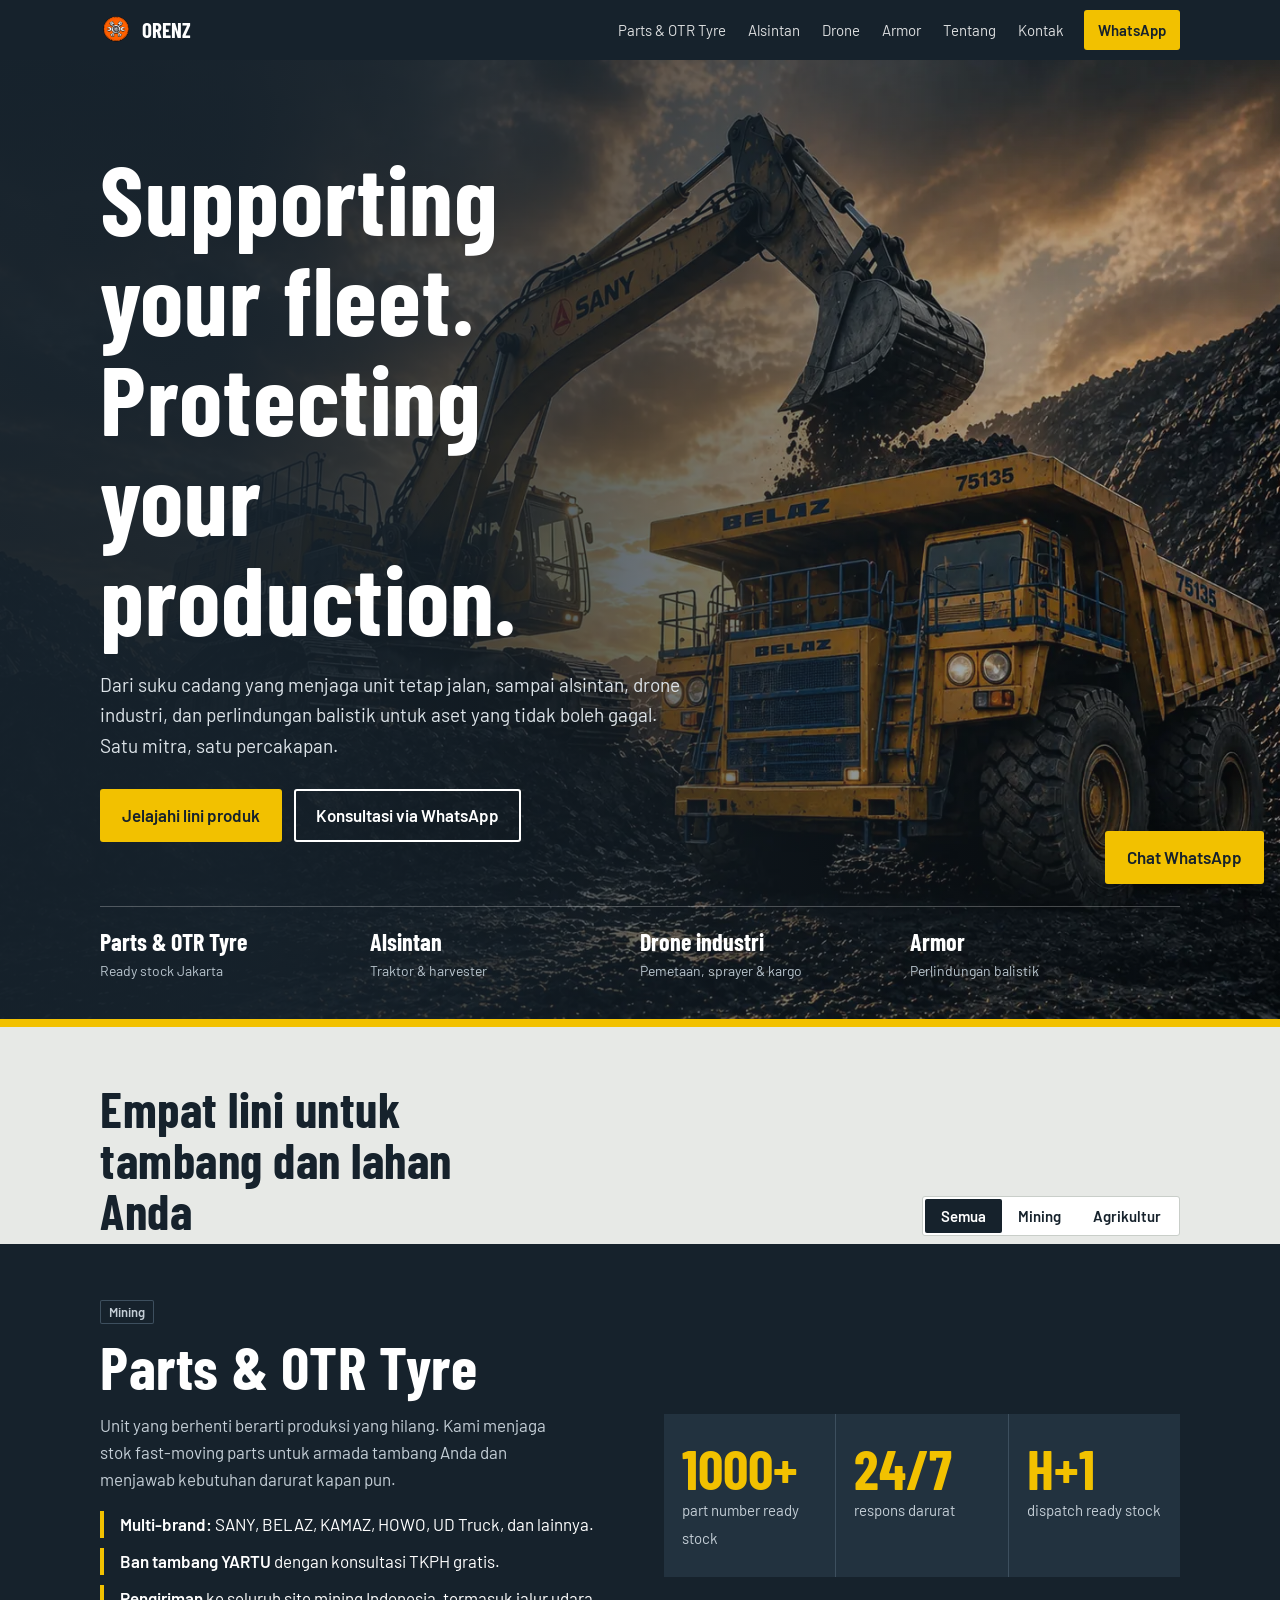
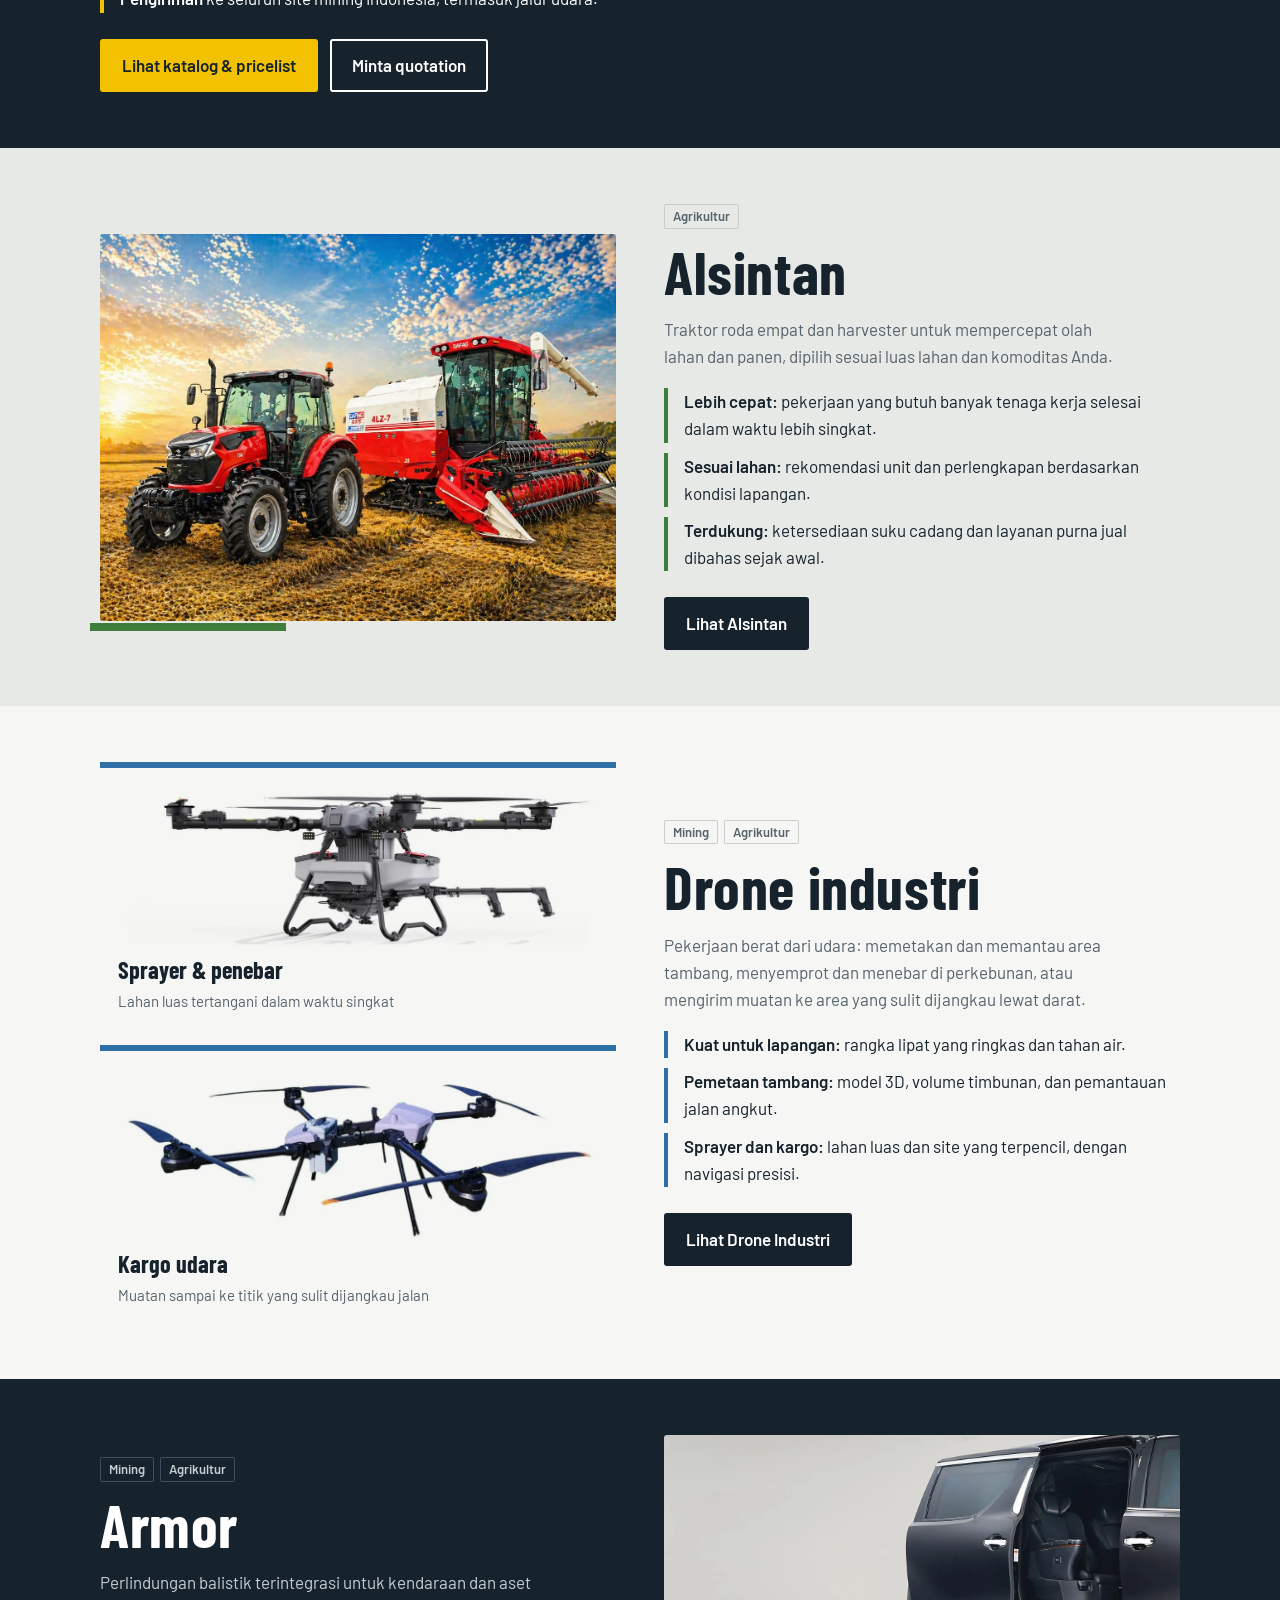
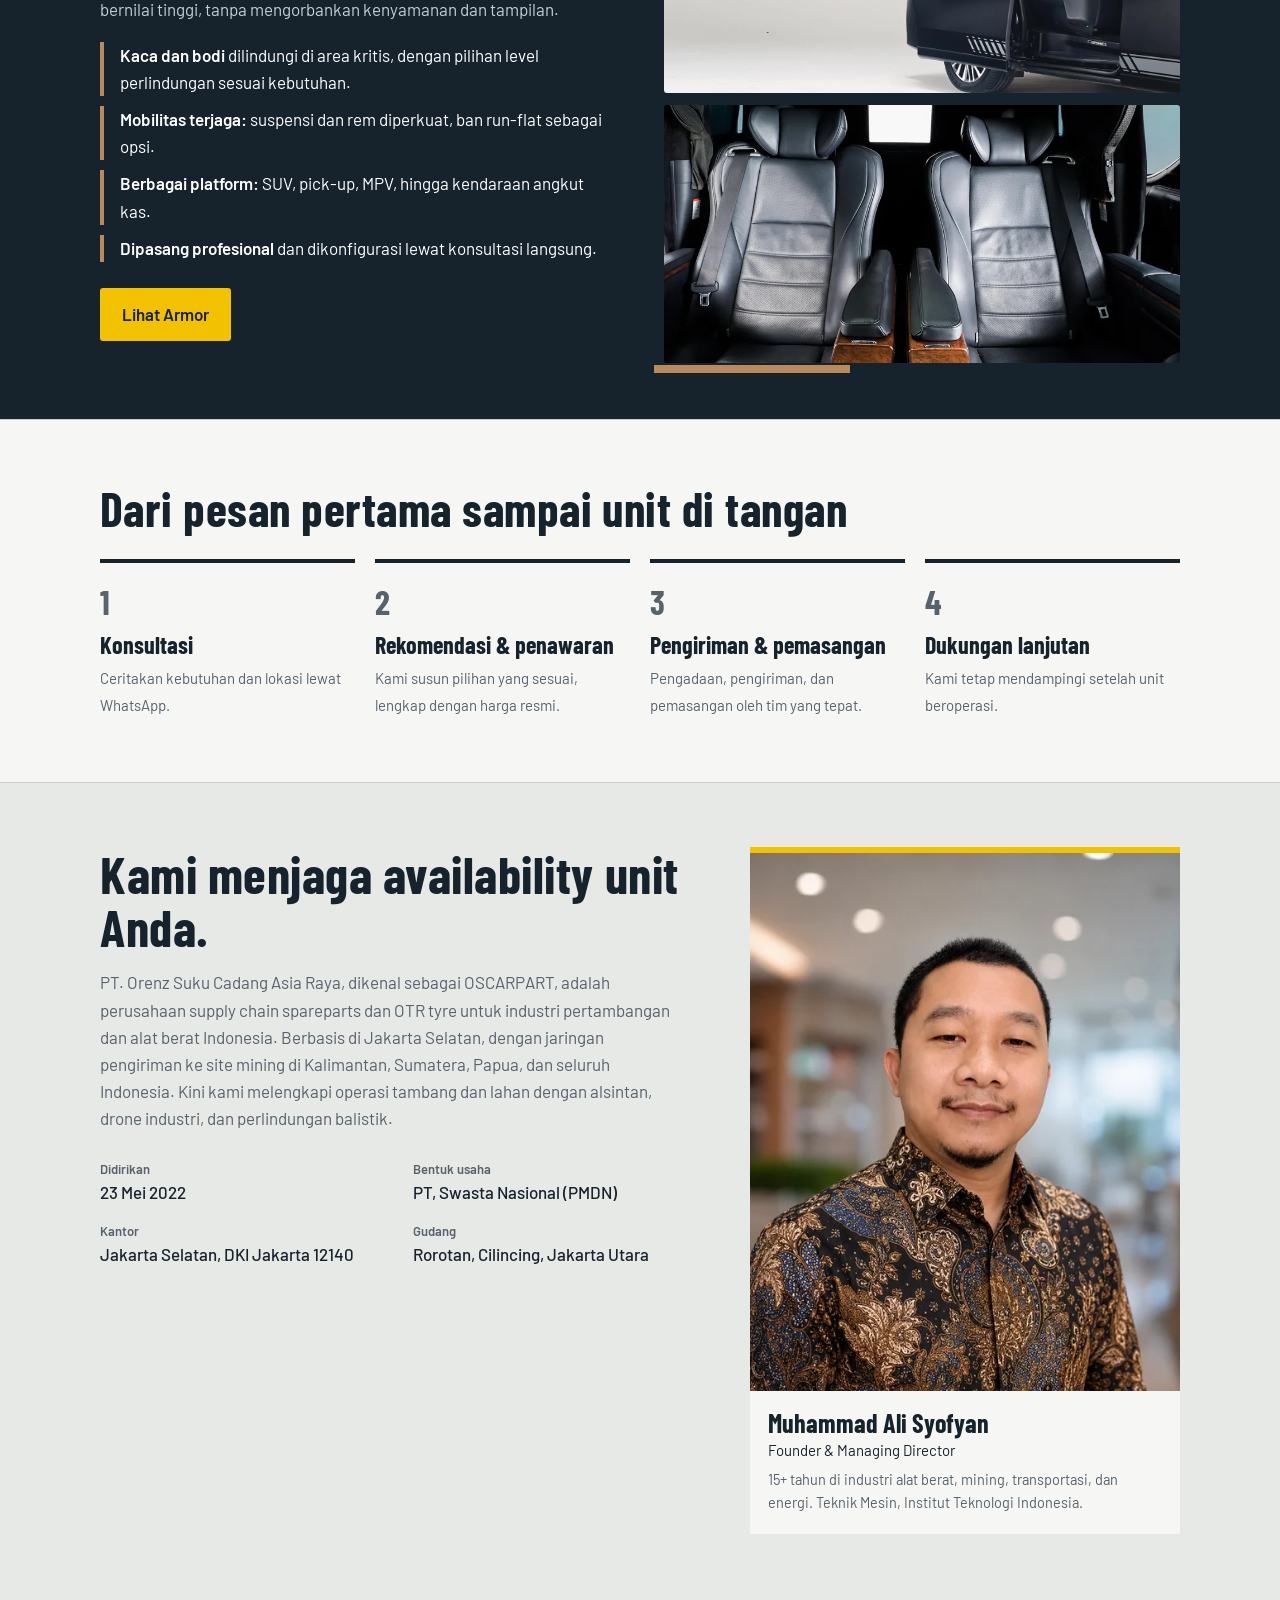
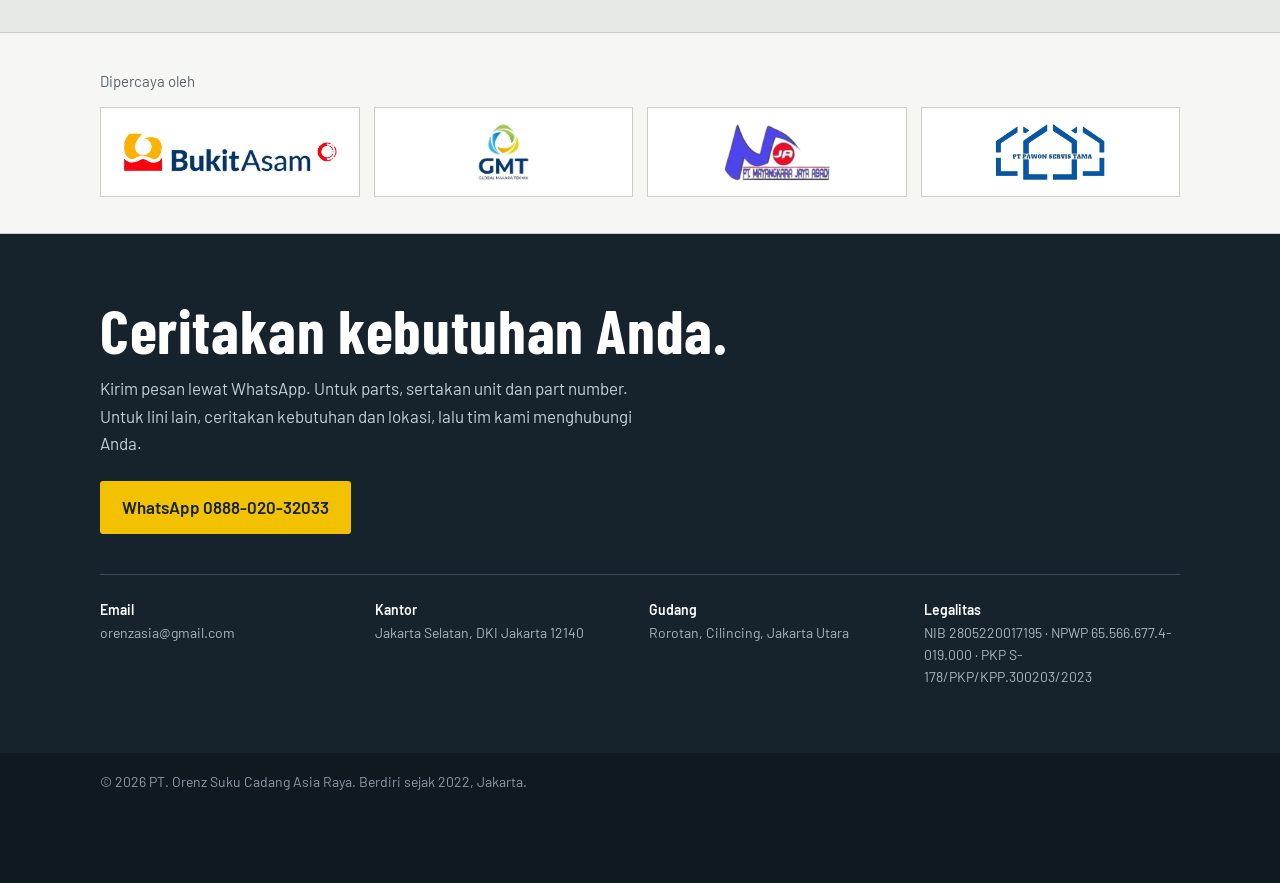
<file: index.html>
<!DOCTYPE html>
<html lang="id">
<head>
<meta charset="utf-8">
<meta name="viewport" content="width=device-width, initial-scale=1">
<title>PT. Orenz Suku Cadang Asia Raya — Parts, Alsintan, Drone & Armor</title>
<meta name="description" content="Spareparts & OTR tyre untuk mining, alsintan, drone industri, dan perlindungan balistik Armor. Satu mitra, satu WhatsApp.">
<link rel="icon" href="favicon.png">
<link rel="canonical" href="https://orenzasia-design.github.io/compro-baru/">
<meta property="og:type" content="website"><meta property="og:title" content="PT. Orenz Suku Cadang Asia Raya — Parts, Alsintan, Drone & Armor"><meta property="og:description" content="Supporting your fleet. Protecting your production. Spareparts & OTR tyre, alsintan, drone industri, dan perlindungan balistik."><meta property="og:image" content="https://orenzasia-design.github.io/compro-baru/img/og.jpg"><meta property="og:url" content="https://orenzasia-design.github.io/compro-baru/"><meta name="twitter:card" content="summary_large_image">
<link rel="preconnect" href="https://fonts.googleapis.com">
<link rel="preconnect" href="https://fonts.gstatic.com" crossorigin>
<link href="https://fonts.googleapis.com/css2?family=Barlow+Condensed:wght@600;700&family=Barlow:wght@400;500;600&display=swap" rel="stylesheet">
<style>
:root{--ink:#16222C;--ink2:#22323F;--concrete:#E7E9E6;--paper:#F6F7F5;--hivis:#F2C100;--line:#C9CEC9;--muted:#56626C;--soft:#C4CED6;
--head:"Barlow Condensed","Arial Narrow",Arial,sans-serif;--body:"Barlow",system-ui,-apple-system,"Segoe UI",Arial,sans-serif}
*{box-sizing:border-box;margin:0}
html{scroll-behavior:smooth;scroll-padding-top:68px}
body{font-family:var(--body);background:var(--concrete);color:var(--ink);line-height:1.6;font-size:17px}
img{display:block;max-width:100%}
a{color:inherit}
:focus-visible{outline:3px solid var(--hivis);outline-offset:3px}
.wrap{max-width:1120px;margin:0 auto;padding:0 20px}
h1,h2,h3{font-family:var(--head);font-weight:700;line-height:1.02;letter-spacing:.01em}
.btn{display:inline-block;background:var(--hivis);color:var(--ink);font-weight:600;text-decoration:none;padding:13px 22px;border-radius:3px}
.btn:hover{background:#fff}
.btn.ghost{background:transparent;color:inherit;box-shadow:inset 0 0 0 2px currentColor}
.btn.ghost:hover{background:#fff;color:var(--ink)}
.btn.dark{background:var(--ink);color:#fff}.btn.dark:hover{background:var(--hivis);color:var(--ink)}

header{position:sticky;top:0;z-index:20;background:var(--ink);color:#fff}
.bar{display:flex;align-items:center;gap:20px;height:60px}
.brand{display:flex;align-items:center;gap:10px;text-decoration:none;font-family:var(--head);font-weight:700;font-size:21px}
.brand img{height:32px}
nav{display:flex;gap:22px;margin-left:auto;font-size:15px}
nav a{text-decoration:none;opacity:.85}
nav a:hover{opacity:1;text-decoration:underline;text-decoration-color:var(--hivis);text-underline-offset:6px}
.bar .btn{padding:8px 14px;font-size:15px}
@media(max-width:820px){nav{display:none}.bar .btn{margin-left:auto}}

.hero{position:relative;color:#fff;background:var(--ink) url(img/parts-hero.webp) 70% center/cover;border-bottom:8px solid var(--hivis)}
.hero::before{content:"";position:absolute;inset:0;background:linear-gradient(90deg,rgba(22,34,44,.95) 18%,rgba(22,34,44,.45) 70%,rgba(22,34,44,.2))}
.hero .wrap{position:relative;padding-top:88px;padding-bottom:40px}
.hero h1{font-size:clamp(46px,8.4vw,98px);max-width:11ch}
.hero p{max-width:54ch;margin:22px 0 28px;color:#DCE3E8;font-size:19px}
.row{display:flex;flex-wrap:wrap;gap:12px}
.chips{display:flex;flex-wrap:wrap;gap:0;margin-top:64px;border-top:1px solid rgba(255,255,255,.25)}
.chips a{flex:1 1 180px;padding:16px 8px 0 0;text-decoration:none;font-family:var(--head);font-size:24px;font-weight:700}
.chips a small{display:block;font:400 14px var(--body);color:#B9C5CE}
.chips a:hover{color:var(--hivis)}

.intro{padding:56px 0 8px}
.head{display:flex;flex-wrap:wrap;align-items:end;justify-content:space-between;gap:16px}
.head h2{font-size:clamp(32px,5vw,50px);max-width:18ch}
.seg{display:inline-flex;background:#fff;border-radius:3px;padding:3px;box-shadow:inset 0 0 0 1px var(--line)}
.seg button{font:600 15px var(--body);border:0;background:transparent;padding:8px 16px;border-radius:2px;cursor:pointer;color:var(--ink)}
.seg button[aria-pressed="true"]{background:var(--ink);color:#fff}

.feat[hidden]{display:none}
.feat{padding:56px 0}
.feat .wrap{display:grid;grid-template-columns:1fr 1fr;gap:48px;align-items:center}.feat .wrap>*{min-width:0}
.feat.flip .txt{order:2}
.tag{display:flex;gap:6px;margin-bottom:12px;font-size:13px;font-weight:600;color:var(--muted)}
.tag span{padding:2px 9px;box-shadow:inset 0 0 0 1px var(--line);border-radius:2px}
.txt h2{font-size:clamp(36px,5.4vw,60px);margin-bottom:14px}
.txt>p{color:var(--muted);max-width:46ch;margin-bottom:18px}
.txt ul{list-style:none;padding:0;margin:0 0 26px;display:grid;gap:10px}
.txt li{padding-left:16px;border-left:4px solid var(--c,var(--hivis))}
.txt li b{font-weight:600}
.pic{position:relative}
.pic img{width:100%;border-radius:3px;aspect-ratio:4/3;object-fit:cover}
.pic::after{content:"";position:absolute;left:-10px;bottom:-10px;width:38%;height:8px;background:var(--c,var(--hivis))}

.dark{background:var(--ink);color:#fff}
.dark .txt>p{color:var(--soft)}
.dark .tag{color:var(--soft)}.dark .tag span{box-shadow:inset 0 0 0 1px #3d4f5e}
.dark .btn.dark{background:var(--hivis);color:var(--ink)}.dark .btn.dark:hover{background:#fff}

.stats{display:grid;grid-template-columns:repeat(3,minmax(0,1fr));gap:1px;background:#3d4f5e}
.stats div{background:var(--ink2);padding:26px 18px}
.stats b{display:block;font-family:var(--head);font-size:clamp(34px,4.4vw,56px);white-space:nowrap;color:var(--hivis);line-height:1}
.stats span{font-size:15px;color:var(--soft)}

.drones{display:grid;gap:16px}
.dr{background:var(--paper);padding:14px 18px 16px;border-top:6px solid var(--c)}
.dr img{width:100%;mix-blend-mode:multiply}
.dr b{font-family:var(--head);font-size:24px}
.dr span{display:block;font-size:15px;color:var(--muted)}
.armor-pics{display:grid;grid-template-columns:3fr 2fr;gap:12px}
.armor-pics img{height:100%;aspect-ratio:auto;min-height:220px}
.armor-pics img:first-child{grid-column:1/-1;aspect-ratio:16/8;height:auto}
.armor-pics img:last-child{grid-column:1/-1;aspect-ratio:16/8;object-position:center 60%}

.steps{padding:64px 0;background:var(--paper);border-block:1px solid var(--line)}
.steps h2{font-size:clamp(32px,5vw,48px);margin-bottom:26px}
.steps ol{list-style:none;padding:0;display:grid;grid-template-columns:repeat(4,1fr);gap:20px;counter-reset:s}
.steps li{counter-increment:s;border-top:4px solid var(--ink);padding-top:12px}
.steps li::before{content:counter(s);font-family:var(--head);font-size:34px;font-weight:700;color:var(--muted)}
.steps li b{display:block;font-family:var(--head);font-size:24px;line-height:1.1;margin:2px 0 6px}
.steps li span{font-size:15px;color:var(--muted)}

.why{padding:56px 0}
.why .wrap{display:grid;grid-template-columns:1fr 1fr;gap:40px}
.why h2{font-size:clamp(30px,4.5vw,46px)}
.why ul{list-style:none;padding:0;display:grid;gap:14px}
.why li{padding-left:16px;border-left:4px solid var(--hivis)}
.why li b{display:block;font-family:var(--head);font-size:22px}
.clients{margin-top:34px;padding-top:22px;border-top:1px solid var(--line);grid-column:1/-1}
.clients p{color:var(--muted);font-size:15px;margin-bottom:6px}
.clients ul{display:flex;flex-wrap:wrap;gap:6px 28px;list-style:none;padding:0;font-family:var(--head);font-size:24px;font-weight:700}
.clients li{border:0;padding:0}

.contact{padding:64px 0;background:var(--ink);color:#fff}
.contact h2{font-size:clamp(36px,5.4vw,62px);margin-bottom:14px}
.contact p{color:var(--soft);max-width:56ch;margin-bottom:24px}
.meta{display:grid;grid-template-columns:repeat(auto-fit,minmax(230px,1fr));gap:18px;margin-top:40px;padding-top:24px;border-top:1px solid #3d4f5e;font-size:14px;color:#AAB6BF}
.meta b{display:block;color:#fff;font-weight:600}
footer{background:#0F1920;color:#8D9BA6;font-size:14px;padding:18px 0 90px}
.wa{position:fixed;right:16px;bottom:16px;z-index:30;box-shadow:0 4px 14px rgba(0,0,0,.35)}

@media(max-width:820px){
 .stats b{font-size:34px}.stats div{padding:20px 10px}.stats span{font-size:13px}
 .feat .wrap{grid-template-columns:minmax(0,1fr);gap:28px}.feat.flip .txt{order:0}
 .steps ol{grid-template-columns:1fr 1fr}.hero .wrap{padding-top:64px}
}
@media(prefers-reduced-motion:reduce){html{scroll-behavior:auto}}

.about{padding:64px 0}
.about .wrap{display:grid;grid-template-columns:1.4fr 1fr;gap:48px;align-items:start}
.about h2{font-size:clamp(32px,5vw,52px);margin-bottom:16px}
.about p{color:var(--muted);max-width:58ch}
.about dl{display:grid;grid-template-columns:1fr 1fr;gap:14px 24px;margin-top:26px}
.about dt{font-size:13px;font-weight:600;color:var(--muted)}.about dd{margin:0;font-weight:500}
.founder{background:var(--paper);border-top:6px solid var(--hivis)}
.founder img{width:100%;aspect-ratio:4/5;object-fit:cover;object-position:center 20%}
.founder figcaption{padding:16px 18px 20px;font-size:15px}
.founder b{display:block;font:700 26px var(--head)}.founder span{display:block;color:var(--muted);margin-top:6px;font-size:14.5px}
.clients{padding:36px 0;background:var(--paper);border-block:1px solid var(--line)}
.clients p{color:var(--muted);font-size:15px;margin-bottom:14px}
.logos{display:grid;grid-template-columns:repeat(auto-fit,minmax(150px,1fr));gap:14px}
.logos img{width:100%;height:90px;object-fit:contain;background:#fff;padding:14px 18px;border:1px solid var(--line)}
@media(max-width:820px){.about .wrap{grid-template-columns:1fr;gap:28px}.founder img{aspect-ratio:1}}
</style>
</head>
<body>

<header>
 <div class="wrap bar">
  <a class="brand" href="./"><img src="logo-orenz-sm.png" alt="" onerror="this.style.display='none'">ORENZ</a>
  <nav aria-label="Menu utama">
   <a href="https://orenzasia-design.github.io/compro/">Parts &amp; OTR Tyre</a><a href="alsintan/">Alsintan</a><a href="drone/">Drone</a><a href="armor/">Armor</a><a href="#tentang">Tentang</a><a href="#kontak">Kontak</a>
  </nav>
  <a class="btn" href="https://wa.me/6288802032033">WhatsApp</a>
 </div>
</header>

<main>
<section class="hero">
 <div class="wrap">
  <h1>Supporting your fleet. Protecting your production.</h1>
  <p>Dari suku cadang yang menjaga unit tetap jalan, sampai alsintan, drone industri, dan perlindungan balistik untuk aset yang tidak boleh gagal. Satu mitra, satu percakapan.</p>
  <div class="row">
   <a class="btn" href="#lini">Jelajahi lini produk</a>
   <a class="btn ghost" href="https://wa.me/6288802032033">Konsultasi via WhatsApp</a>
  </div>
  <div class="chips">
   <a href="https://orenzasia-design.github.io/compro/">Parts &amp; OTR Tyre<small>Ready stock Jakarta</small></a>
   <a href="alsintan/">Alsintan<small>Traktor &amp; harvester</small></a>
   <a href="drone/">Drone industri<small>Pemetaan, sprayer &amp; kargo</small></a>
   <a href="armor/">Armor<small>Perlindungan balistik</small></a>
  </div>
 </div>
</section>

<section class="intro" id="lini">
 <div class="wrap head">
  <h2>Empat lini untuk tambang dan lahan Anda</h2>
  <div class="seg" role="group" aria-label="Filter sektor">
   <button data-f="all" aria-pressed="true">Semua</button>
   <button data-f="mining" aria-pressed="false">Mining</button>
   <button data-f="agri" aria-pressed="false">Agrikultur</button>
  </div>
 </div>
</section>

<section class="feat dark" data-s="mining" style="--c:var(--hivis)">
 <div class="wrap">
  <div class="txt">
   <div class="tag"><span>Mining</span></div>
   <h2>Parts &amp; OTR Tyre</h2>
   <p>Unit yang berhenti berarti produksi yang hilang. Kami menjaga stok fast-moving parts untuk armada tambang Anda dan menjawab kebutuhan darurat kapan pun.</p>
   <ul>
    <li><b>Multi-brand:</b> SANY, BELAZ, KAMAZ, HOWO, UD Truck, dan lainnya.</li>
    <li><b>Ban tambang YARTU</b> dengan konsultasi TKPH gratis.</li>
    <li><b>Pengiriman</b> ke seluruh site mining Indonesia, termasuk jalur udara.</li>
   </ul>
   <div class="row"><a class="btn dark" href="https://orenzasia-design.github.io/compro/">Lihat katalog &amp; pricelist</a>
   <a class="btn ghost" href="https://wa.me/6288802032033?text=Halo%20OSCAR%2C%20saya%20butuh%20quotation%20untuk%3A%0A%0AUnit%3A%20%0APart%2FTyre%3A%20%0AQty%3A%20%0ASite%3A%20">Minta quotation</a></div>
  </div>
  <div class="stats">
   <div><b>1000+</b><span>part number ready stock</span></div>
   <div><b>24/7</b><span>respons darurat</span></div>
   <div><b>H+1</b><span>dispatch ready stock</span></div>
  </div>
 </div>
</section>

<section class="feat" id="alsintan" data-s="agri" style="--c:#3E7D3A">
 <div class="wrap">
  <div class="pic"><img src="img/alsintan-field.webp" alt="Traktor dan harvester di lahan saat matahari terbenam" loading="lazy"></div>
  <div class="txt">
   <div class="tag"><span>Agrikultur</span></div>
   <h2>Alsintan</h2>
   <p>Traktor roda empat dan harvester untuk mempercepat olah lahan dan panen, dipilih sesuai luas lahan dan komoditas Anda.</p>
   <ul>
    <li><b>Lebih cepat:</b> pekerjaan yang butuh banyak tenaga kerja selesai dalam waktu lebih singkat.</li>
    <li><b>Sesuai lahan:</b> rekomendasi unit dan perlengkapan berdasarkan kondisi lapangan.</li>
    <li><b>Terdukung:</b> ketersediaan suku cadang dan layanan purna jual dibahas sejak awal.</li>
   </ul>
   <a class="btn dark" href="alsintan/">Lihat Alsintan</a>
  </div>
 </div>
</section>

<section class="feat flip" id="drone" data-s="mining agri" style="--c:#2F6FA8;background:var(--paper)">
 <div class="wrap">
  <div class="drones">
   <figure class="dr"><img src="img/drone-spray-l.webp" alt="Drone penyemprot lahan berkapasitas besar" loading="lazy"><b>Sprayer &amp; penebar</b><span>Lahan luas tertangani dalam waktu singkat</span></figure>
   <figure class="dr"><img src="img/drone-cargo.webp" alt="Drone kargo untuk logistik udara" loading="lazy"><b>Kargo udara</b><span>Muatan sampai ke titik yang sulit dijangkau jalan</span></figure>
  </div>
  <div class="txt">
   <div class="tag"><span>Mining</span><span>Agrikultur</span></div>
   <h2>Drone industri</h2>
   <p>Pekerjaan berat dari udara: memetakan dan memantau area tambang, menyemprot dan menebar di perkebunan, atau mengirim muatan ke area yang sulit dijangkau lewat darat.</p>
   <ul>
    <li><b>Kuat untuk lapangan:</b> rangka lipat yang ringkas dan tahan air.</li>
    <li><b>Pemetaan tambang:</b> model 3D, volume timbunan, dan pemantauan jalan angkut.</li>
    <li><b>Sprayer dan kargo:</b> lahan luas dan site yang terpencil, dengan navigasi presisi.</li>
   </ul>
   <a class="btn dark" href="drone/">Lihat Drone Industri</a>
  </div>
 </div>
</section>

<section class="feat dark" id="armor" data-s="mining agri" style="--c:#B98A5E">
 <div class="wrap">
  <div class="txt">
   <div class="tag"><span>Mining</span><span>Agrikultur</span></div>
   <h2>Armor</h2>
   <p>Perlindungan balistik terintegrasi untuk kendaraan dan aset bernilai tinggi, tanpa mengorbankan kenyamanan dan tampilan.</p>
   <ul>
    <li><b>Kaca dan bodi</b> dilindungi di area kritis, dengan pilihan level perlindungan sesuai kebutuhan.</li>
    <li><b>Mobilitas terjaga:</b> suspensi dan rem diperkuat, ban run-flat sebagai opsi.</li>
    <li><b>Berbagai platform:</b> SUV, pick-up, MPV, hingga kendaraan angkut kas.</li>
    <li><b>Dipasang profesional</b> dan dikonfigurasi lewat konsultasi langsung.</li>
   </ul>
   <a class="btn dark" href="armor/">Lihat Armor</a>
  </div>
  <div class="armor-pics pic">
   <img src="img/armor-suv.webp" alt="Kendaraan hitam dengan pintu geser terbuka" loading="lazy">
   <img src="img/armor-cabin.webp" alt="Kabin kendaraan dengan kursi kulit" loading="lazy">
  </div>
 </div>
</section>

<section class="steps">
 <div class="wrap">
  <h2>Dari pesan pertama sampai unit di tangan</h2>
  <ol>
   <li><b>Konsultasi</b><span>Ceritakan kebutuhan dan lokasi lewat WhatsApp.</span></li>
   <li><b>Rekomendasi &amp; penawaran</b><span>Kami susun pilihan yang sesuai, lengkap dengan harga resmi.</span></li>
   <li><b>Pengiriman &amp; pemasangan</b><span>Pengadaan, pengiriman, dan pemasangan oleh tim yang tepat.</span></li>
   <li><b>Dukungan lanjutan</b><span>Kami tetap mendampingi setelah unit beroperasi.</span></li>
  </ol>
 </div>
</section>

<section class="about" id="tentang">
 <div class="wrap">
  <div>
   <h2>Kami menjaga availability unit Anda.</h2>
   <p>PT. Orenz Suku Cadang Asia Raya, dikenal sebagai OSCARPART, adalah perusahaan supply chain spareparts dan OTR tyre untuk industri pertambangan dan alat berat Indonesia. Berbasis di Jakarta Selatan, dengan jaringan pengiriman ke site mining di Kalimantan, Sumatera, Papua, dan seluruh Indonesia. Kini kami melengkapi operasi tambang dan lahan dengan alsintan, drone industri, dan perlindungan balistik.</p>
   <dl>
    <div><dt>Didirikan</dt><dd>23 Mei 2022</dd></div>
    <div><dt>Bentuk usaha</dt><dd>PT, Swasta Nasional (PMDN)</dd></div>
    <div><dt>Kantor</dt><dd>Jakarta Selatan, DKI Jakarta 12140</dd></div>
    <div><dt>Gudang</dt><dd>Rorotan, Cilincing, Jakarta Utara</dd></div>
   </dl>
  </div>
  <figure class="founder">
   <img src="img/founder.webp" alt="Muhammad Ali Syofyan, Founder dan Managing Director" loading="lazy">
   <figcaption><b>Muhammad Ali Syofyan</b>Founder &amp; Managing Director<span>15+ tahun di industri alat berat, mining, transportasi, dan energi. Teknik Mesin, Institut Teknologi Indonesia.</span></figcaption>
  </figure>
 </div>
</section>
<section class="clients">
 <div class="wrap">
  <p>Dipercaya oleh</p>
  <div class="logos">
   <img src="img/klien-bukitasam.webp" alt="PT Bukit Asam Tbk" loading="lazy">
   <img src="img/klien-gmt.webp" alt="Global Makara Teknik" loading="lazy">
   <img src="img/klien-mja.webp" alt="PT Mayangkara Jaya Abadi" loading="lazy">
   <img src="img/klien-pawon.webp" alt="PT Pawon Servis Tama" loading="lazy">
  </div>
 </div>
</section>

<section class="contact" id="kontak">
 <div class="wrap">
  <h2>Ceritakan kebutuhan Anda.</h2>
  <p>Kirim pesan lewat WhatsApp. Untuk parts, sertakan unit dan part number. Untuk lini lain, ceritakan kebutuhan dan lokasi, lalu tim kami menghubungi Anda.</p>
  <a class="btn" href="https://wa.me/6288802032033">WhatsApp 0888-020-32033</a>
  <div class="meta">
   <div><b>Email</b>orenzasia@gmail.com</div>
   <div><b>Kantor</b>Jakarta Selatan, DKI Jakarta 12140</div>
   <div><b>Gudang</b>Rorotan, Cilincing, Jakarta Utara</div>
   <div><b>Legalitas</b>NIB 2805220017195 · NPWP 65.566.677.4-019.000 · PKP S-178/PKP/KPP.300203/2023</div>
  </div>
 </div>
</section>
</main>

<footer><div class="wrap">© 2026 PT. Orenz Suku Cadang Asia Raya. Berdiri sejak 2022, Jakarta.</div></footer>
<a class="btn wa" href="https://wa.me/6288802032033" aria-label="Chat WhatsApp">Chat WhatsApp</a>

<script>
(function(){
 var b=document.querySelectorAll('.seg button'),s=document.querySelectorAll('.feat');
 b.forEach(function(x){x.addEventListener('click',function(){
  var f=x.dataset.f;
  b.forEach(function(y){y.setAttribute('aria-pressed',y===x)});
  s.forEach(function(c){c.hidden=!(f==='all'||c.dataset.s.split(' ').indexOf(f)>-1)});
 })});
})();
</script>
</body>
</html>
</file>
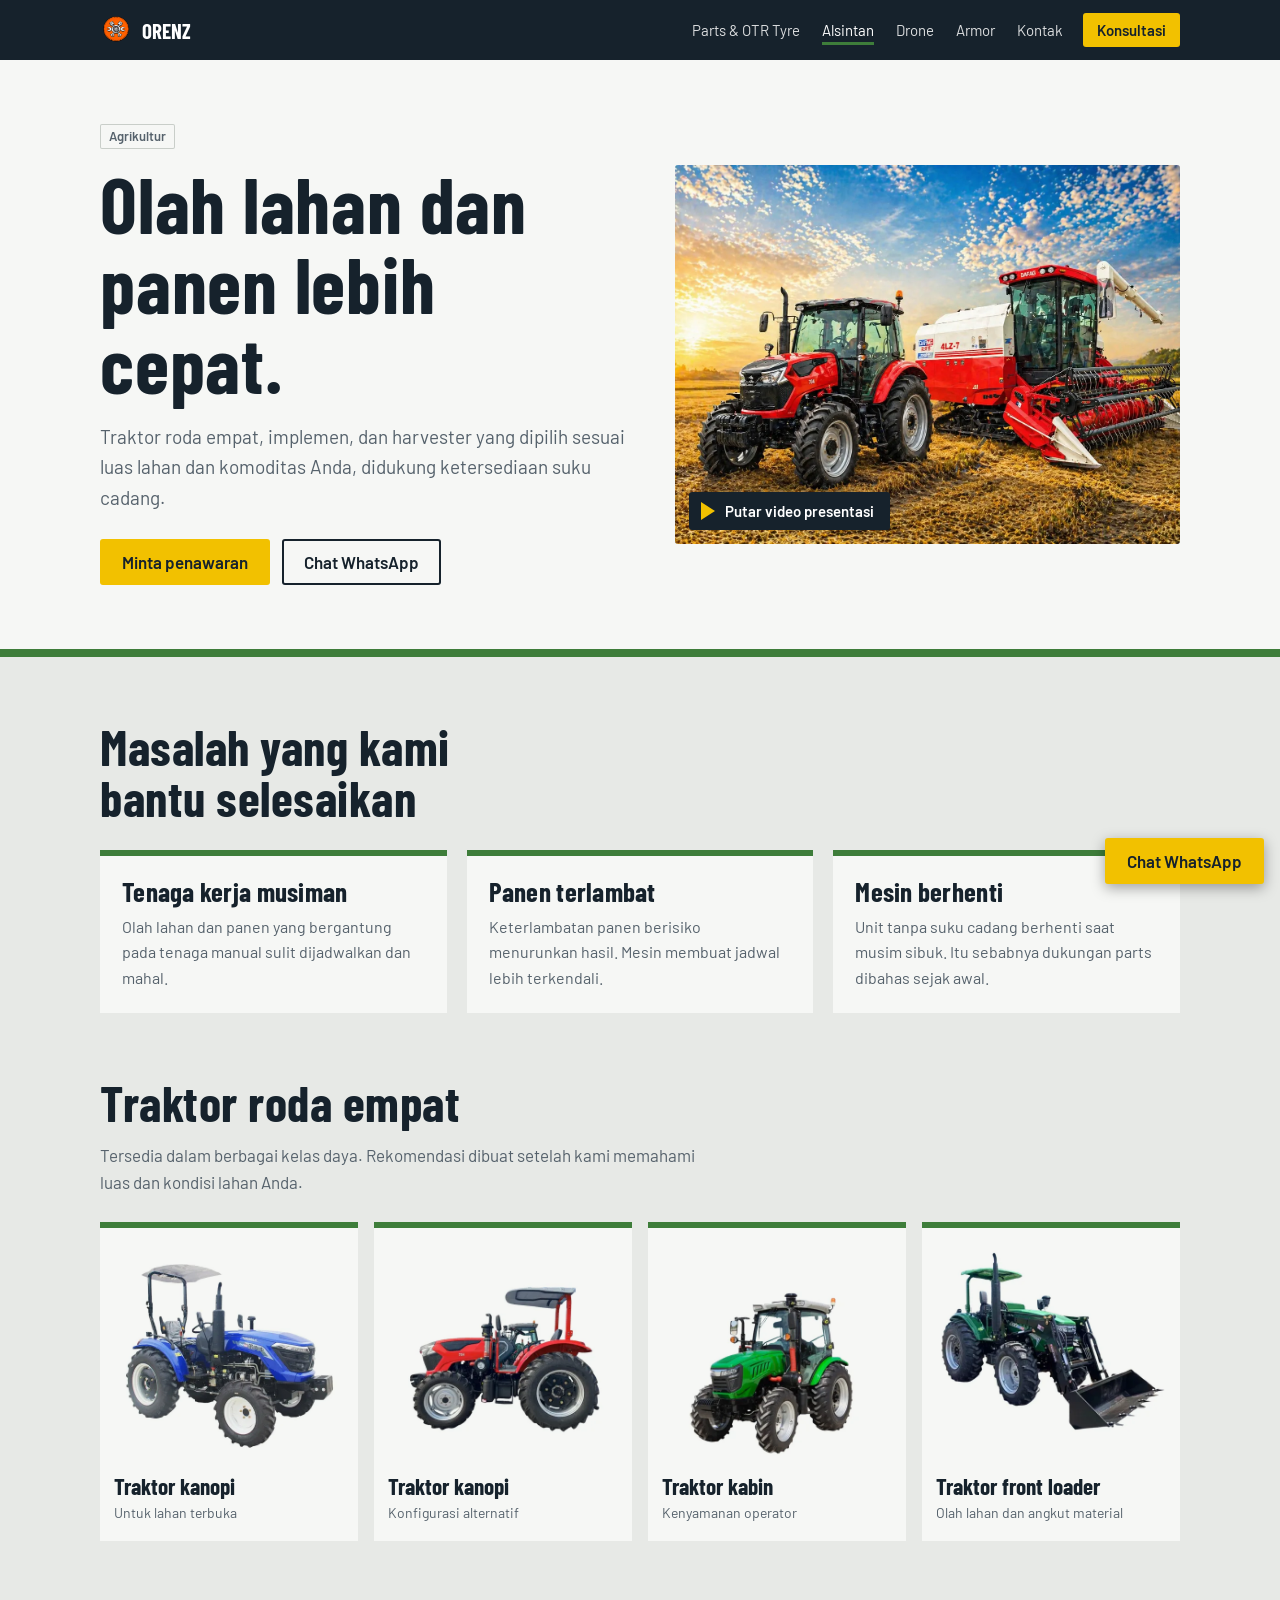
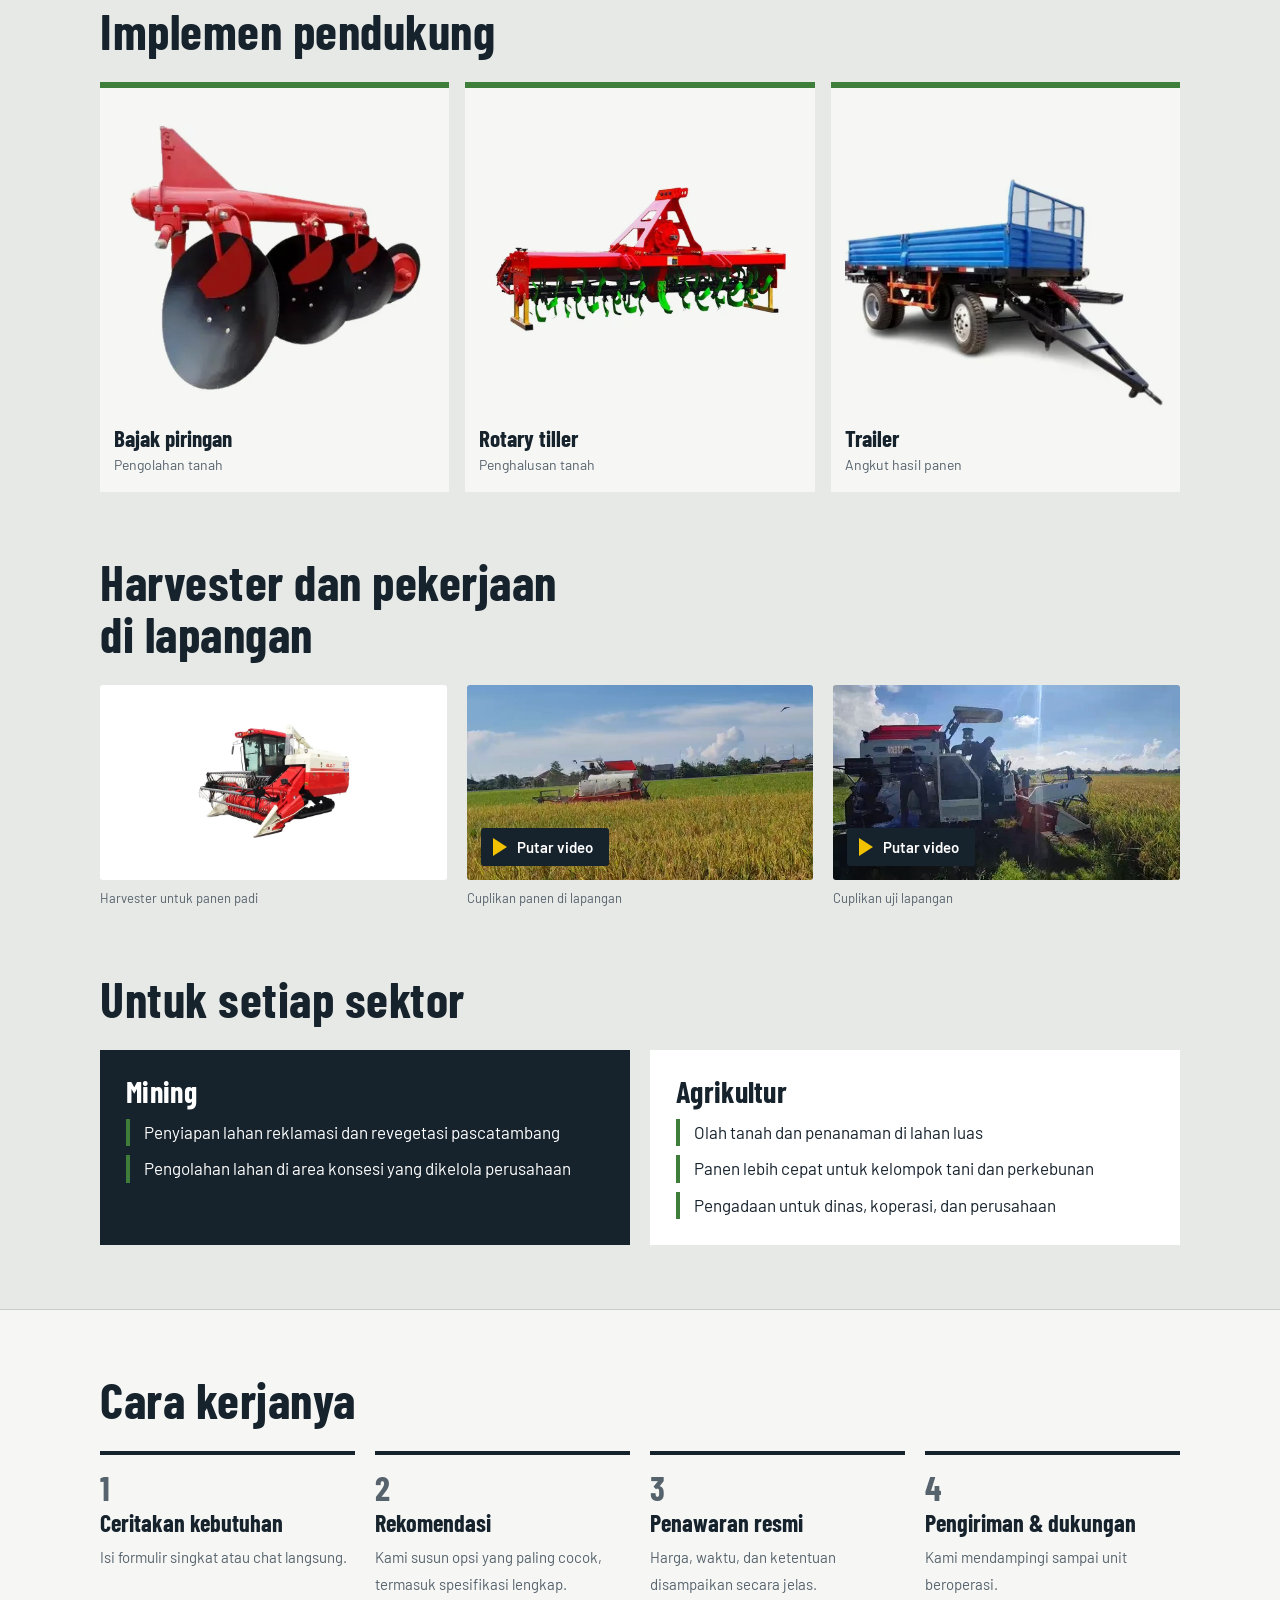
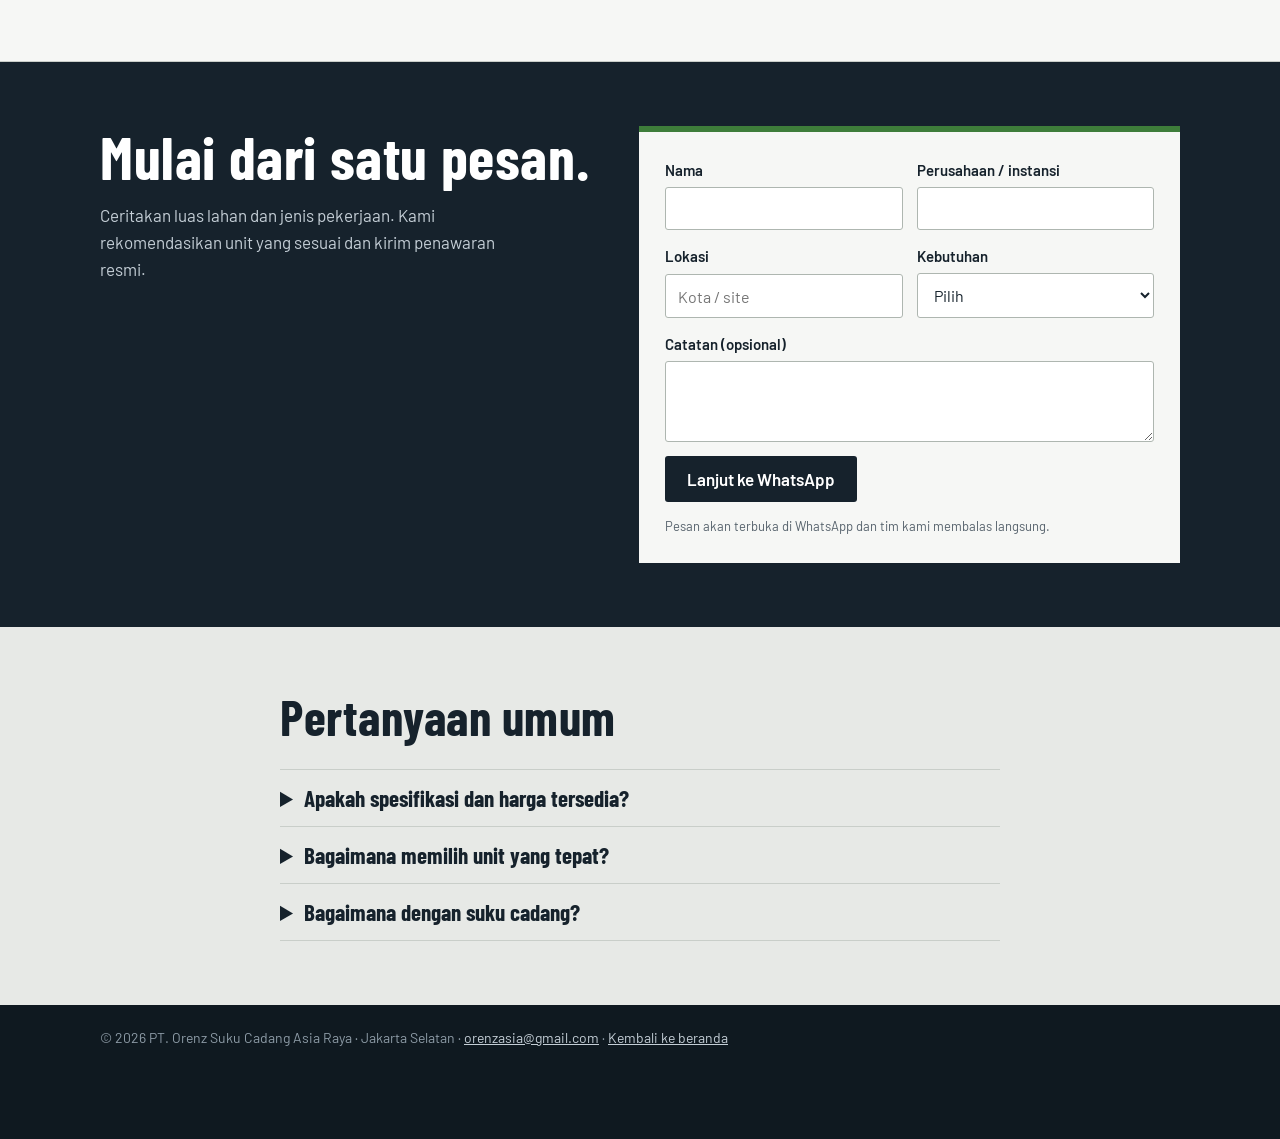
<file: alsintan/index.html>
<!DOCTYPE html>
<html lang="id"><head><meta charset="utf-8"><meta name="viewport" content="width=device-width, initial-scale=1">
<title>Alsintan: Traktor & Harvester — PT. Orenz Suku Cadang Asia Raya</title>
<meta name="description" content="Traktor roda empat, implemen, dan harvester untuk olah lahan dan panen lebih cepat. Konsultasi dan penawaran via WhatsApp.">
<link rel="preconnect" href="https://fonts.googleapis.com"><link rel="preconnect" href="https://fonts.gstatic.com" crossorigin>
<link href="https://fonts.googleapis.com/css2?family=Barlow+Condensed:wght@600;700&family=Barlow:wght@400;500;600&display=swap" rel="stylesheet">
<link rel="icon" href="../favicon.png">
<link rel="canonical" href="https://orenzasia-design.github.io/compro-baru/alsintan/">
<meta property="og:type" content="website"><meta property="og:title" content="Alsintan: Traktor & Harvester — PT. Orenz Suku Cadang Asia Raya"><meta property="og:description" content="Traktor roda empat, implemen, dan harvester untuk olah lahan dan panen lebih cepat. Konsultasi dan penawaran via WhatsApp."><meta property="og:image" content="https://orenzasia-design.github.io/compro-baru/img/og.jpg"><meta property="og:url" content="https://orenzasia-design.github.io/compro-baru/alsintan/"><meta name="twitter:card" content="summary_large_image">
<link rel="stylesheet" href="../css/page.css">
</head>
<body style="--c:#3E7D3A">
<header><div class="wrap bar">
 <a class="brand" href="../"><img src="../logo-orenz-sm.png" alt="" onerror="this.style.display='none'">ORENZ</a>
 <nav aria-label="Menu utama"><a href="https://orenzasia-design.github.io/compro/">Parts &amp; OTR Tyre</a><a href="../alsintan/" aria-current="page">Alsintan</a><a href="../drone/">Drone</a><a href="../armor/">Armor</a><a href="../#kontak">Kontak</a></nav>
 <a class="btn" href="#konsultasi">Konsultasi</a>
</div></header>
<main>
<section class="hero"><div class="wrap">
 <div><div class="tag"><span>Agrikultur</span></div><h1>Olah lahan dan panen lebih cepat.</h1><p>Traktor roda empat, implemen, dan harvester yang dipilih sesuai luas lahan dan komoditas Anda, didukung ketersediaan suku cadang.</p>
  <div class="row"><a class="btn" href="#konsultasi">Minta penawaran</a><a class="btn ghost" href="https://wa.me/6288802032033?text=Halo%20Orenz%2C%20saya%20tertarik%20dengan%20Alsintan.">Chat WhatsApp</a></div></div>
 <figure class="media" data-video="../video/alsintan-panen.mp4"><img src="../img/alsintan-field.webp" alt="Traktor dan harvester di lahan saat matahari terbenam"><button class="play" type="button">Putar video presentasi</button></figure>
</div></section>

<section class="sec"><div class="wrap"><h2>Masalah yang kami bantu selesaikan</h2><div class="pains"><div><h3>Tenaga kerja musiman</h3><p>Olah lahan dan panen yang bergantung pada tenaga manual sulit dijadwalkan dan mahal.</p></div><div><h3>Panen terlambat</h3><p>Keterlambatan panen berisiko menurunkan hasil. Mesin membuat jadwal lebih terkendali.</p></div><div><h3>Mesin berhenti</h3><p>Unit tanpa suku cadang berhenti saat musim sibuk. Itu sebabnya dukungan parts dibahas sejak awal.</p></div></div></div></section><section class="sec" style=padding-top:0><div class="wrap"><h2>Traktor roda empat</h2><p class="intro">Tersedia dalam berbagai kelas daya. Rekomendasi dibuat setelah kami memahami luas dan kondisi lahan Anda.</p><div class="tiles"><div class="tile"><img src="../img/traktor-1.webp" alt="Traktor kanopi" loading="lazy"><b>Traktor kanopi</b><span>Untuk lahan terbuka</span></div><div class="tile"><img src="../img/traktor-2.webp" alt="Traktor kanopi" loading="lazy"><b>Traktor kanopi</b><span>Konfigurasi alternatif</span></div><div class="tile"><img src="../img/traktor-3.webp" alt="Traktor kabin" loading="lazy"><b>Traktor kabin</b><span>Kenyamanan operator</span></div><div class="tile"><img src="../img/traktor-4.webp" alt="Traktor front loader" loading="lazy"><b>Traktor front loader</b><span>Olah lahan dan angkut material</span></div></div></div></section><section class="sec" style=padding-top:0><div class="wrap"><h2>Implemen pendukung</h2><div class="tiles"><div class="tile"><img src="../img/bajak-piringan.webp" alt="Bajak piringan" loading="lazy"><b>Bajak piringan</b><span>Pengolahan tanah</span></div><div class="tile"><img src="../img/rotary-tiller.webp" alt="Rotary tiller" loading="lazy"><b>Rotary tiller</b><span>Penghalusan tanah</span></div><div class="tile"><img src="../img/trailer.webp" alt="Trailer" loading="lazy"><b>Trailer</b><span>Angkut hasil panen</span></div></div></div></section><section class="sec" style=padding-top:0><div class="wrap"><h2>Harvester dan pekerjaan di lapangan</h2><div class="vids"><figure><div class="media" style="background:#fff"><img src="../img/alsintan-unit.webp" alt="Harvester" loading="lazy" style="object-fit:contain;mix-blend-mode:multiply;padding:4%"></div><figcaption class="cap">Harvester untuk panen padi</figcaption></figure><figure><div class="media vid" data-video="../video/alsintan-panen.mp4"><img src="../img/poster-alsintan-panen.webp" alt="Harvester memanen padi" loading="lazy"><button class="play" type="button">Putar video</button></div><figcaption class="cap">Cuplikan panen di lapangan</figcaption></figure><figure><div class="media vid" data-video="../video/alsintan-lapangan.mp4"><img src="../img/poster-alsintan-lapangan.webp" alt="Harvester bekerja di sawah" loading="lazy"><button class="play" type="button">Putar video</button></div><figcaption class="cap">Cuplikan uji lapangan</figcaption></figure></div></div></section><section class="sec" style=padding-top:0><div class="wrap"><h2>Untuk setiap sektor</h2><div class="sectors"><div><h3>Mining</h3><ul><li>Penyiapan lahan reklamasi dan revegetasi pascatambang</li><li>Pengolahan lahan di area konsesi yang dikelola perusahaan</li></ul></div><div><h3>Agrikultur</h3><ul><li>Olah tanah dan penanaman di lahan luas</li><li>Panen lebih cepat untuk kelompok tani dan perkebunan</li><li>Pengadaan untuk dinas, koperasi, dan perusahaan</li></ul></div></div></div></section>

<section class="sec steps"><div class="wrap"><h2>Cara kerjanya</h2><ol>
 <li><b>Ceritakan kebutuhan</b><span>Isi formulir singkat atau chat langsung.</span></li>
 <li><b>Rekomendasi</b><span>Kami susun opsi yang paling cocok, termasuk spesifikasi lengkap.</span></li>
 <li><b>Penawaran resmi</b><span>Harga, waktu, dan ketentuan disampaikan secara jelas.</span></li>
 <li><b>Pengiriman &amp; dukungan</b><span>Kami mendampingi sampai unit beroperasi.</span></li>
</ol></div></section>

<section class="sec cta" id="konsultasi"><div class="wrap">
 <div><h2>Mulai dari satu pesan.</h2><p>Ceritakan luas lahan dan jenis pekerjaan. Kami rekomendasikan unit yang sesuai dan kirim penawaran resmi.</p></div>
 <form id="lead" data-produk="Alsintan (traktor / harvester)">
  <div class="two"><label>Nama<input name="nama" required autocomplete="name"></label><label>Perusahaan / instansi<input name="inst" autocomplete="organization"></label></div>
  <div class="two"><label>Lokasi<input name="lokasi" placeholder="Kota / site" autocomplete="address-level2"></label>
  <label>Kebutuhan<select name="butuh" required><option value="" disabled selected>Pilih</option><option>Traktor</option><option>Implemen</option><option>Harvester</option><option>Paket lengkap</option><option>Belum tahu, perlu saran</option></select></label></div>
  <label>Catatan (opsional)<textarea name="catatan" rows="3"></textarea></label>
  <button class="btn" type="submit">Lanjut ke WhatsApp</button>
  <small>Pesan akan terbuka di WhatsApp dan tim kami membalas langsung. </small>
 </form>
</div></section>

<section class="sec"><div class="wrap faq"><h2>Pertanyaan umum</h2><details><summary>Apakah spesifikasi dan harga tersedia?</summary><p>Ya. Spesifikasi lengkap dan penawaran resmi kami kirim setelah kami memahami kebutuhan Anda.</p></details><details><summary>Bagaimana memilih unit yang tepat?</summary><p>Kami menanyakan luas lahan, komoditas, dan kondisi lapangan, lalu merekomendasikan unit dan perlengkapannya.</p></details><details><summary>Bagaimana dengan suku cadang?</summary><p>Ketersediaan suku cadang dan layanan purna jual kami bahas sebelum Anda memutuskan.</p></details></div></section>
</main>
<footer><div class="wrap">© 2026 PT. Orenz Suku Cadang Asia Raya · Jakarta Selatan · <a href="mailto:orenzasia@gmail.com">orenzasia@gmail.com</a> · <a href="../">Kembali ke beranda</a></div></footer>
<a class="btn wa" href="https://wa.me/6288802032033?text=Halo%20Orenz%2C%20saya%20tertarik%20dengan%20Alsintan." aria-label="Chat WhatsApp">Chat WhatsApp</a>
<script src="../js/page.js"></script>
</body></html>
</file>
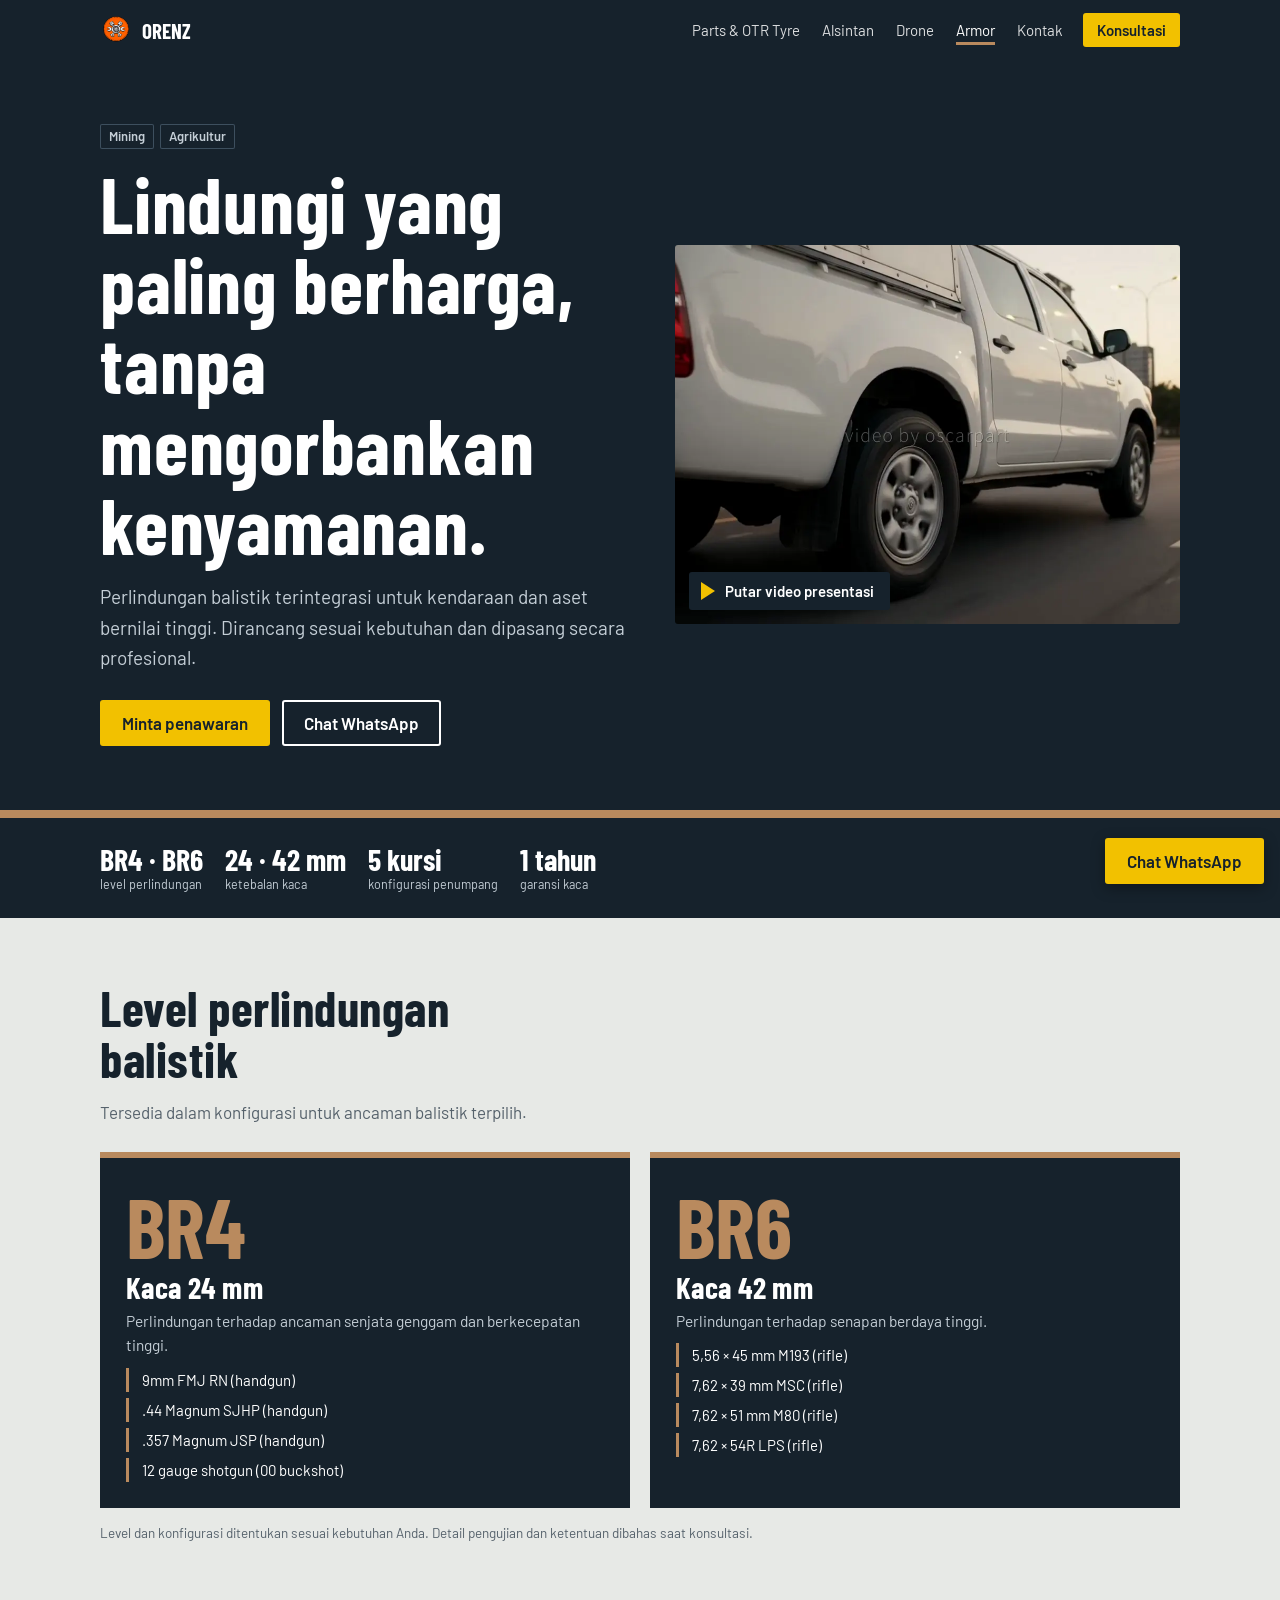
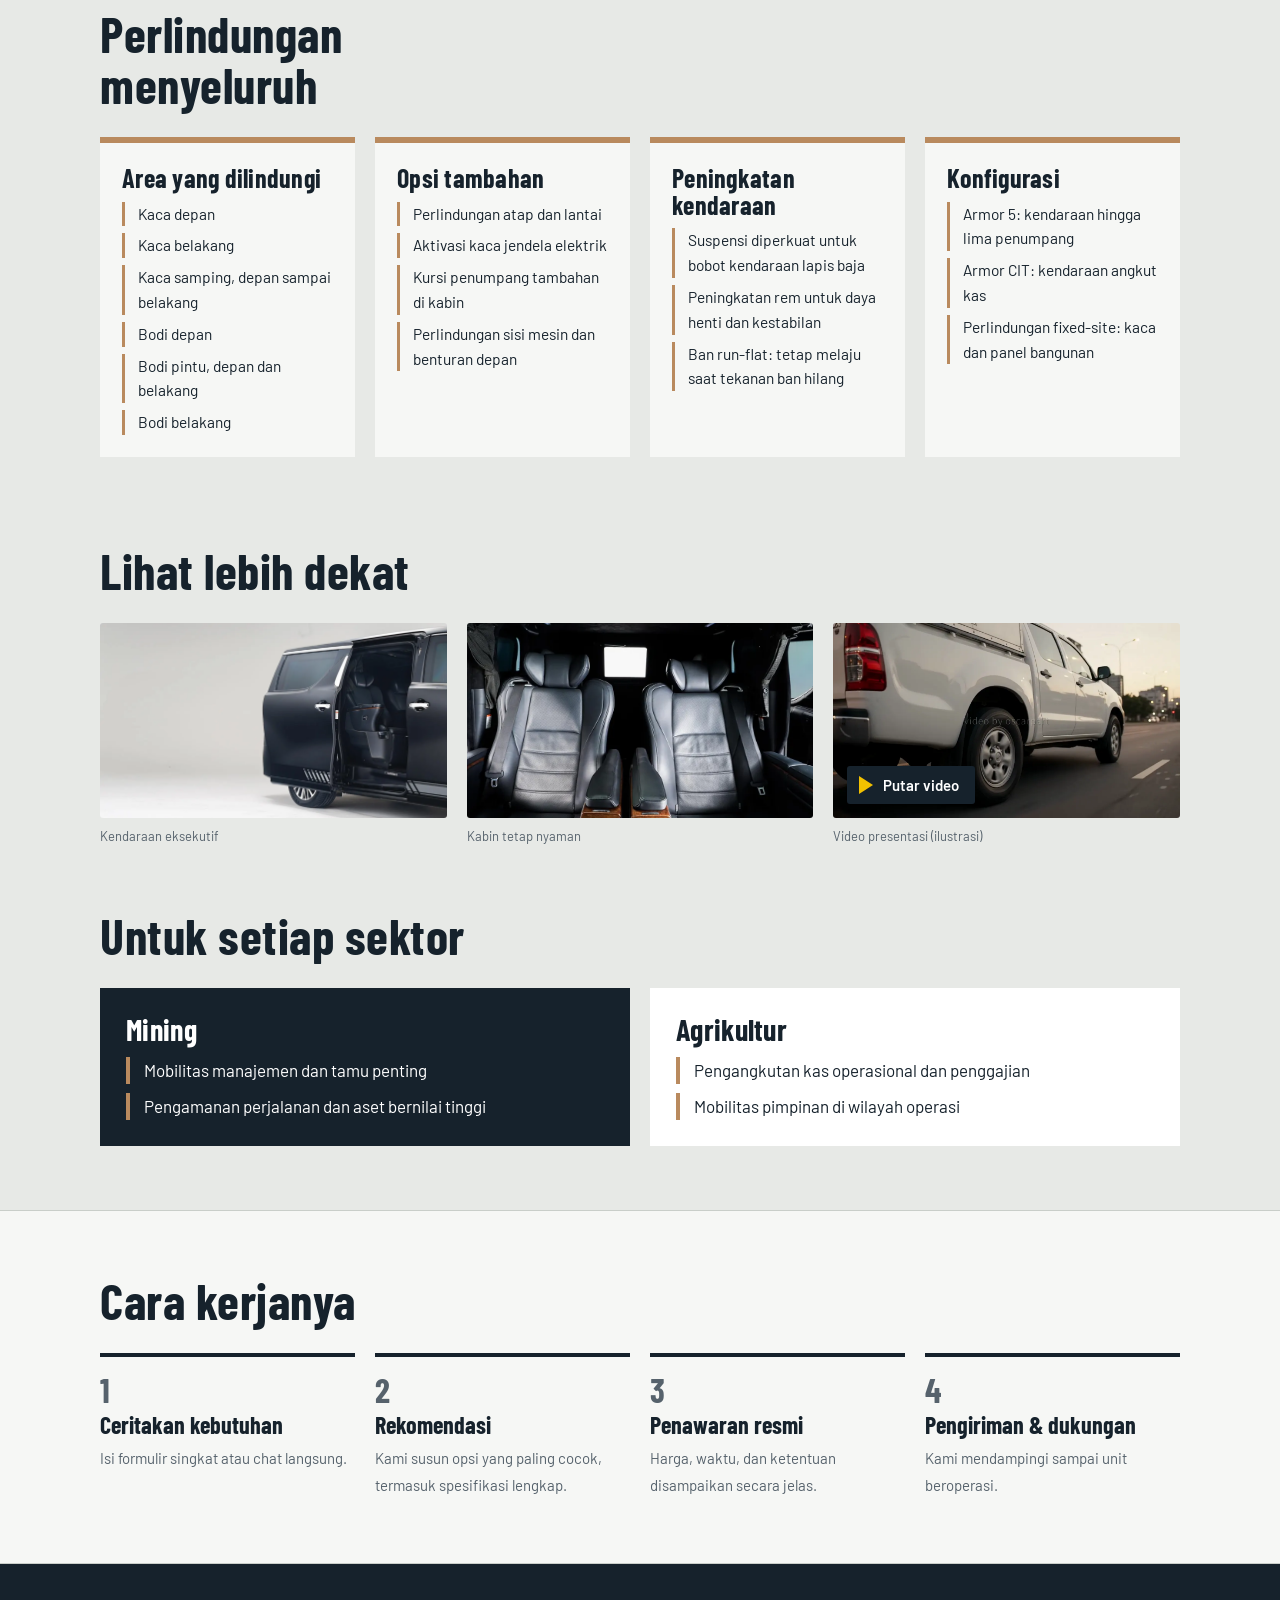
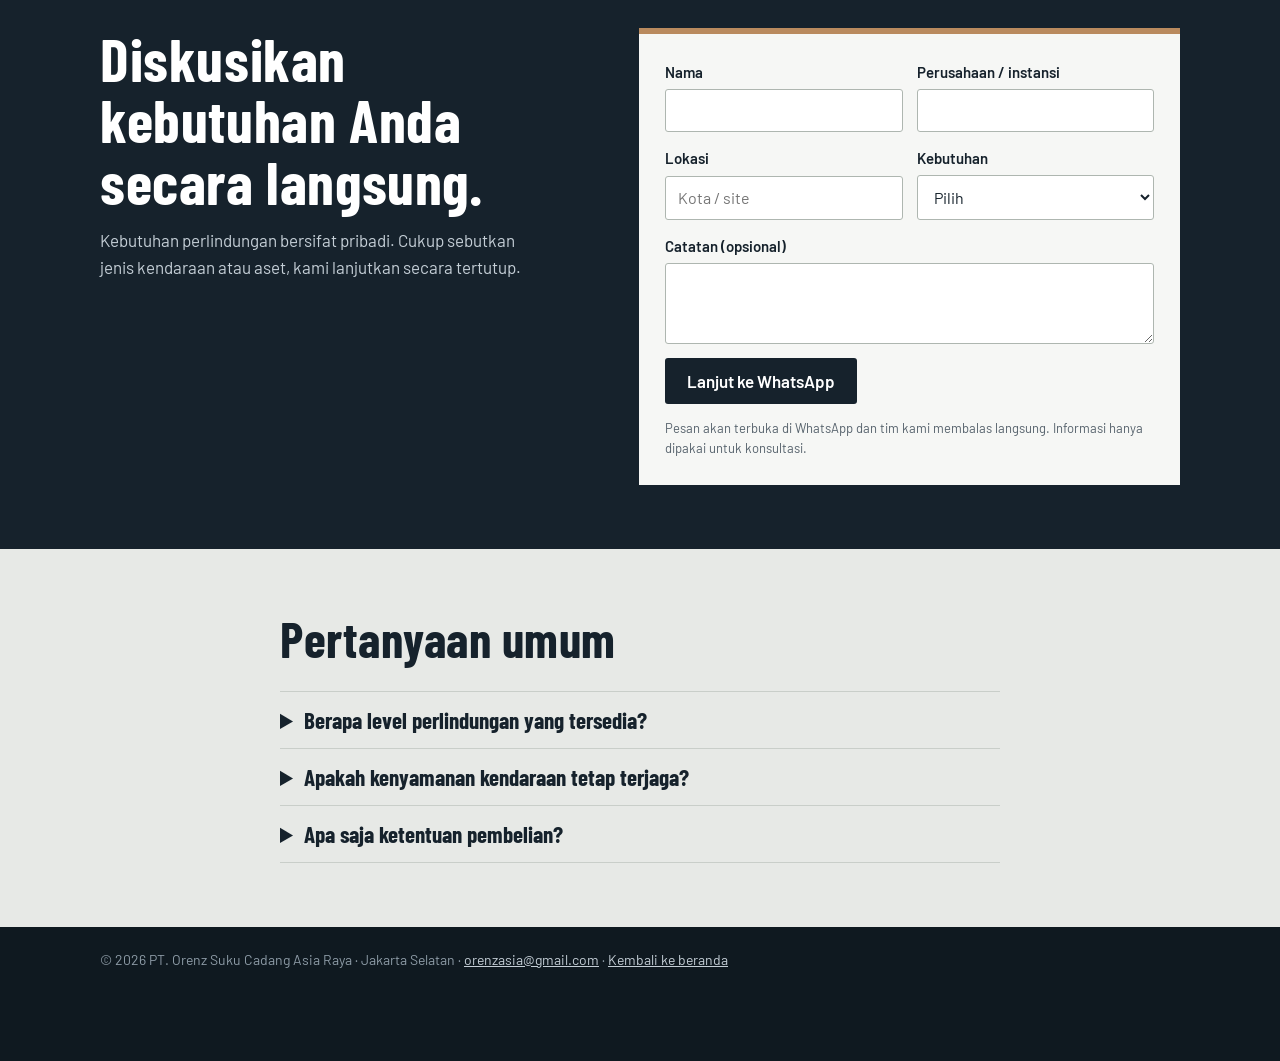
<file: armor/index.html>
<!DOCTYPE html>
<html lang="id"><head><meta charset="utf-8"><meta name="viewport" content="width=device-width, initial-scale=1">
<title>Armor: Perlindungan Balistik — PT. Orenz Suku Cadang Asia Raya</title>
<meta name="description" content="Perlindungan balistik terintegrasi untuk kendaraan dan aset bernilai tinggi. Konsultasi langsung via WhatsApp.">
<link rel="preconnect" href="https://fonts.googleapis.com"><link rel="preconnect" href="https://fonts.gstatic.com" crossorigin>
<link href="https://fonts.googleapis.com/css2?family=Barlow+Condensed:wght@600;700&family=Barlow:wght@400;500;600&display=swap" rel="stylesheet">
<link rel="icon" href="../favicon.png">
<link rel="canonical" href="https://orenzasia-design.github.io/compro-baru/armor/">
<meta property="og:type" content="website"><meta property="og:title" content="Armor: Perlindungan Balistik — PT. Orenz Suku Cadang Asia Raya"><meta property="og:description" content="Perlindungan balistik terintegrasi untuk kendaraan dan aset bernilai tinggi. Konsultasi langsung via WhatsApp."><meta property="og:image" content="https://orenzasia-design.github.io/compro-baru/img/og.jpg"><meta property="og:url" content="https://orenzasia-design.github.io/compro-baru/armor/"><meta name="twitter:card" content="summary_large_image">
<link rel="stylesheet" href="../css/page.css">
</head>
<body style="--c:#B98A5E">
<header><div class="wrap bar">
 <a class="brand" href="../"><img src="../logo-orenz-sm.png" alt="" onerror="this.style.display='none'">ORENZ</a>
 <nav aria-label="Menu utama"><a href="https://orenzasia-design.github.io/compro/">Parts &amp; OTR Tyre</a><a href="../alsintan/">Alsintan</a><a href="../drone/">Drone</a><a href="../armor/" aria-current="page">Armor</a><a href="../#kontak">Kontak</a></nav>
 <a class="btn" href="#konsultasi">Konsultasi</a>
</div></header>
<main>
<section class="hero dk"><div class="wrap">
 <div><div class="tag"><span>Mining</span><span>Agrikultur</span></div><h1>Lindungi yang paling berharga, tanpa mengorbankan kenyamanan.</h1><p>Perlindungan balistik terintegrasi untuk kendaraan dan aset bernilai tinggi. Dirancang sesuai kebutuhan dan dipasang secara profesional.</p>
  <div class="row"><a class="btn" href="#konsultasi">Minta penawaran</a><a class="btn ghost" href="https://wa.me/6288802032033?text=Halo%20Orenz%2C%20saya%20ingin%20konsultasi%20Armor%20%28perlindungan%20balistik%29.">Chat WhatsApp</a></div></div>
 <figure class="media" data-video="../video/armor-presentasi.mp4" data-loop="../video/armor-loop.mp4"><img src="../img/poster-armor.webp" alt="Pick-up putih melaju di jalan saat senja"><button class="play" type="button">Putar video presentasi</button></figure>
</div></section>

<section class="band"><div class="wrap"><div class="kpis"><div>BR4 · BR6<small>level perlindungan</small></div><div>24 · 42 mm<small>ketebalan kaca</small></div><div>5 kursi<small>konfigurasi penumpang</small></div><div>1 tahun<small>garansi kaca</small></div></div></div></section><section class="sec"><div class="wrap"><h2>Level perlindungan balistik</h2><p class="intro">Tersedia dalam konfigurasi untuk ancaman balistik terpilih.</p><div class="lvl"><div><b>BR4</b><h3>Kaca 24 mm</h3><p>Perlindungan terhadap ancaman senjata genggam dan berkecepatan tinggi.</p><ul><li>9mm FMJ RN (handgun)</li><li>.44 Magnum SJHP (handgun)</li><li>.357 Magnum JSP (handgun)</li><li>12 gauge shotgun (00 buckshot)</li></ul></div><div><b>BR6</b><h3>Kaca 42 mm</h3><p>Perlindungan terhadap senapan berdaya tinggi.</p><ul><li>5,56 × 45 mm M193 (rifle)</li><li>7,62 × 39 mm MSC (rifle)</li><li>7,62 × 51 mm M80 (rifle)</li><li>7,62 × 54R LPS (rifle)</li></ul></div></div><p class="note">Level dan konfigurasi ditentukan sesuai kebutuhan Anda. Detail pengujian dan ketentuan dibahas saat konsultasi.</p></div></section><section class="sec" style=padding-top:0><div class="wrap"><h2>Perlindungan menyeluruh</h2><div class="lists"><div><h3>Area yang dilindungi</h3><ul><li>Kaca depan</li><li>Kaca belakang</li><li>Kaca samping, depan sampai belakang</li><li>Bodi depan</li><li>Bodi pintu, depan dan belakang</li><li>Bodi belakang</li></ul></div><div><h3>Opsi tambahan</h3><ul><li>Perlindungan atap dan lantai</li><li>Aktivasi kaca jendela elektrik</li><li>Kursi penumpang tambahan di kabin</li><li>Perlindungan sisi mesin dan benturan depan</li></ul></div><div><h3>Peningkatan kendaraan</h3><ul><li>Suspensi diperkuat untuk bobot kendaraan lapis baja</li><li>Peningkatan rem untuk daya henti dan kestabilan</li><li>Ban run-flat: tetap melaju saat tekanan ban hilang</li></ul></div><div><h3>Konfigurasi</h3><ul><li>Armor 5: kendaraan hingga lima penumpang</li><li>Armor CIT: kendaraan angkut kas</li><li>Perlindungan fixed-site: kaca dan panel bangunan</li></ul></div></div></div></section><section class="sec" style=padding-top:0><div class="wrap"><h2>Lihat lebih dekat</h2><div class="vids"><figure><div class="media"><img src="../img/armor-suv.webp" alt="Kendaraan hitam dengan pintu geser terbuka" loading="lazy"></div><figcaption class="cap">Kendaraan eksekutif</figcaption></figure><figure><div class="media"><img src="../img/armor-cabin.webp" alt="Kabin kendaraan dengan kursi kulit" loading="lazy"></div><figcaption class="cap">Kabin tetap nyaman</figcaption></figure><figure><div class="media vid" data-video="../video/armor-presentasi.mp4"><img src="../img/poster-armor.webp" alt="Video presentasi perlindungan balistik" loading="lazy"><button class="play" type="button">Putar video</button></div><figcaption class="cap">Video presentasi (ilustrasi)</figcaption></figure></div></div></section><section class="sec" style=padding-top:0><div class="wrap"><h2>Untuk setiap sektor</h2><div class="sectors"><div><h3>Mining</h3><ul><li>Mobilitas manajemen dan tamu penting</li><li>Pengamanan perjalanan dan aset bernilai tinggi</li></ul></div><div><h3>Agrikultur</h3><ul><li>Pengangkutan kas operasional dan penggajian</li><li>Mobilitas pimpinan di wilayah operasi</li></ul></div></div></div></section>

<section class="sec steps"><div class="wrap"><h2>Cara kerjanya</h2><ol>
 <li><b>Ceritakan kebutuhan</b><span>Isi formulir singkat atau chat langsung.</span></li>
 <li><b>Rekomendasi</b><span>Kami susun opsi yang paling cocok, termasuk spesifikasi lengkap.</span></li>
 <li><b>Penawaran resmi</b><span>Harga, waktu, dan ketentuan disampaikan secara jelas.</span></li>
 <li><b>Pengiriman &amp; dukungan</b><span>Kami mendampingi sampai unit beroperasi.</span></li>
</ol></div></section>

<section class="sec cta" id="konsultasi"><div class="wrap">
 <div><h2>Diskusikan kebutuhan Anda secara langsung.</h2><p>Kebutuhan perlindungan bersifat pribadi. Cukup sebutkan jenis kendaraan atau aset, kami lanjutkan secara tertutup.</p></div>
 <form id="lead" data-produk="Armor (perlindungan balistik)">
  <div class="two"><label>Nama<input name="nama" required autocomplete="name"></label><label>Perusahaan / instansi<input name="inst" autocomplete="organization"></label></div>
  <div class="two"><label>Lokasi<input name="lokasi" placeholder="Kota / site" autocomplete="address-level2"></label>
  <label>Kebutuhan<select name="butuh" required><option value="" disabled selected>Pilih</option><option>Kendaraan pribadi / eksekutif</option><option>Kendaraan operasional</option><option>Angkut kas</option><option>Perlindungan bangunan</option><option>Belum tahu, perlu saran</option></select></label></div>
  <label>Catatan (opsional)<textarea name="catatan" rows="3"></textarea></label>
  <button class="btn" type="submit">Lanjut ke WhatsApp</button>
  <small>Pesan akan terbuka di WhatsApp dan tim kami membalas langsung. Informasi hanya dipakai untuk konsultasi.</small>
 </form>
</div></section>

<section class="sec"><div class="wrap faq"><h2>Pertanyaan umum</h2><details><summary>Berapa level perlindungan yang tersedia?</summary><p>Dua level: BR4 dengan kaca 24 mm dan BR6 dengan kaca 42 mm. Rincian ancaman yang dicakup ada di bagian Level perlindungan balistik.</p></details><details><summary>Apakah kenyamanan kendaraan tetap terjaga?</summary><p>Solusi dirancang agar fungsi, kenyamanan, dan tampilan kendaraan tetap terjaga. Suspensi dan rem ditingkatkan sesuai bobot tambahan.</p></details><details><summary>Apa saja ketentuan pembelian?</summary><p>Pembelian mengikuti ketentuan dan proses verifikasi yang berlaku. Kami jelaskan saat konsultasi.</p></details></div></section>
</main>
<footer><div class="wrap">© 2026 PT. Orenz Suku Cadang Asia Raya · Jakarta Selatan · <a href="mailto:orenzasia@gmail.com">orenzasia@gmail.com</a> · <a href="../">Kembali ke beranda</a></div></footer>
<a class="btn wa" href="https://wa.me/6288802032033?text=Halo%20Orenz%2C%20saya%20ingin%20konsultasi%20Armor%20%28perlindungan%20balistik%29." aria-label="Chat WhatsApp">Chat WhatsApp</a>
<script src="../js/page.js"></script>
</body></html>
</file>
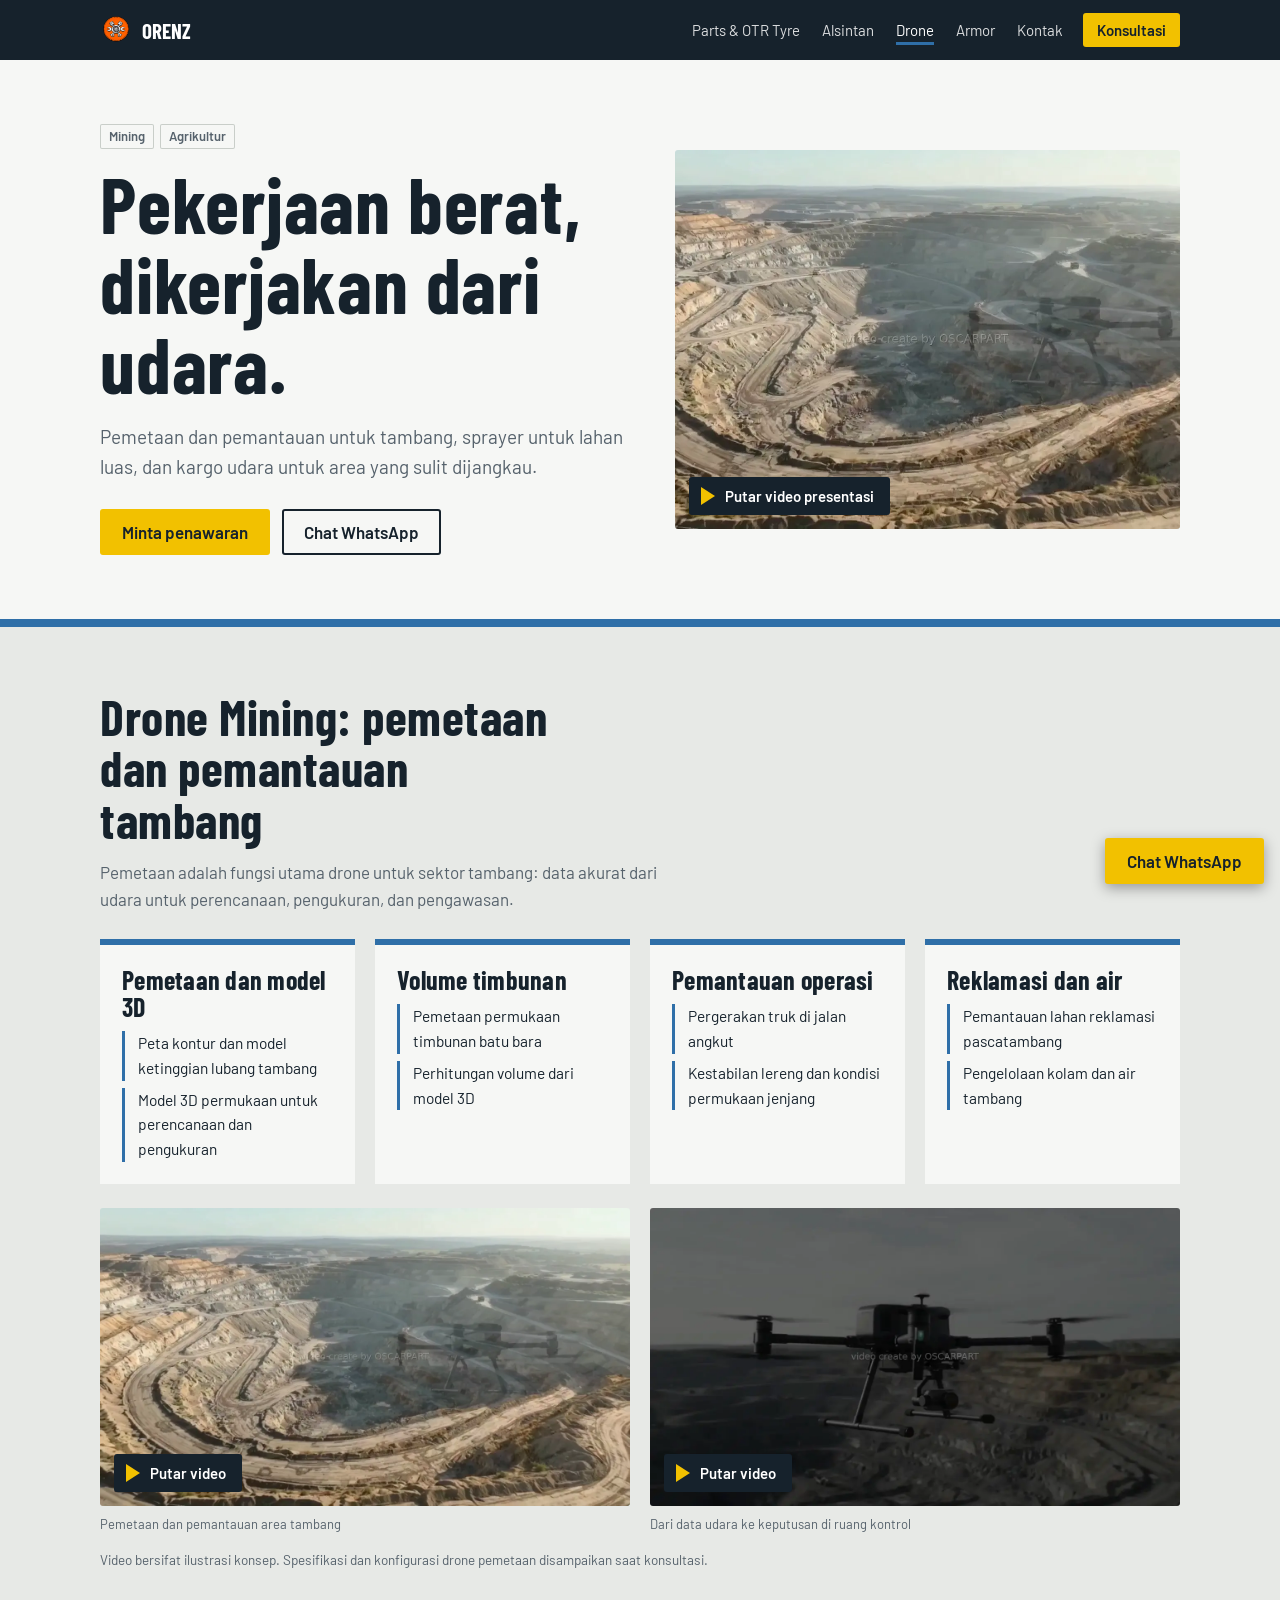
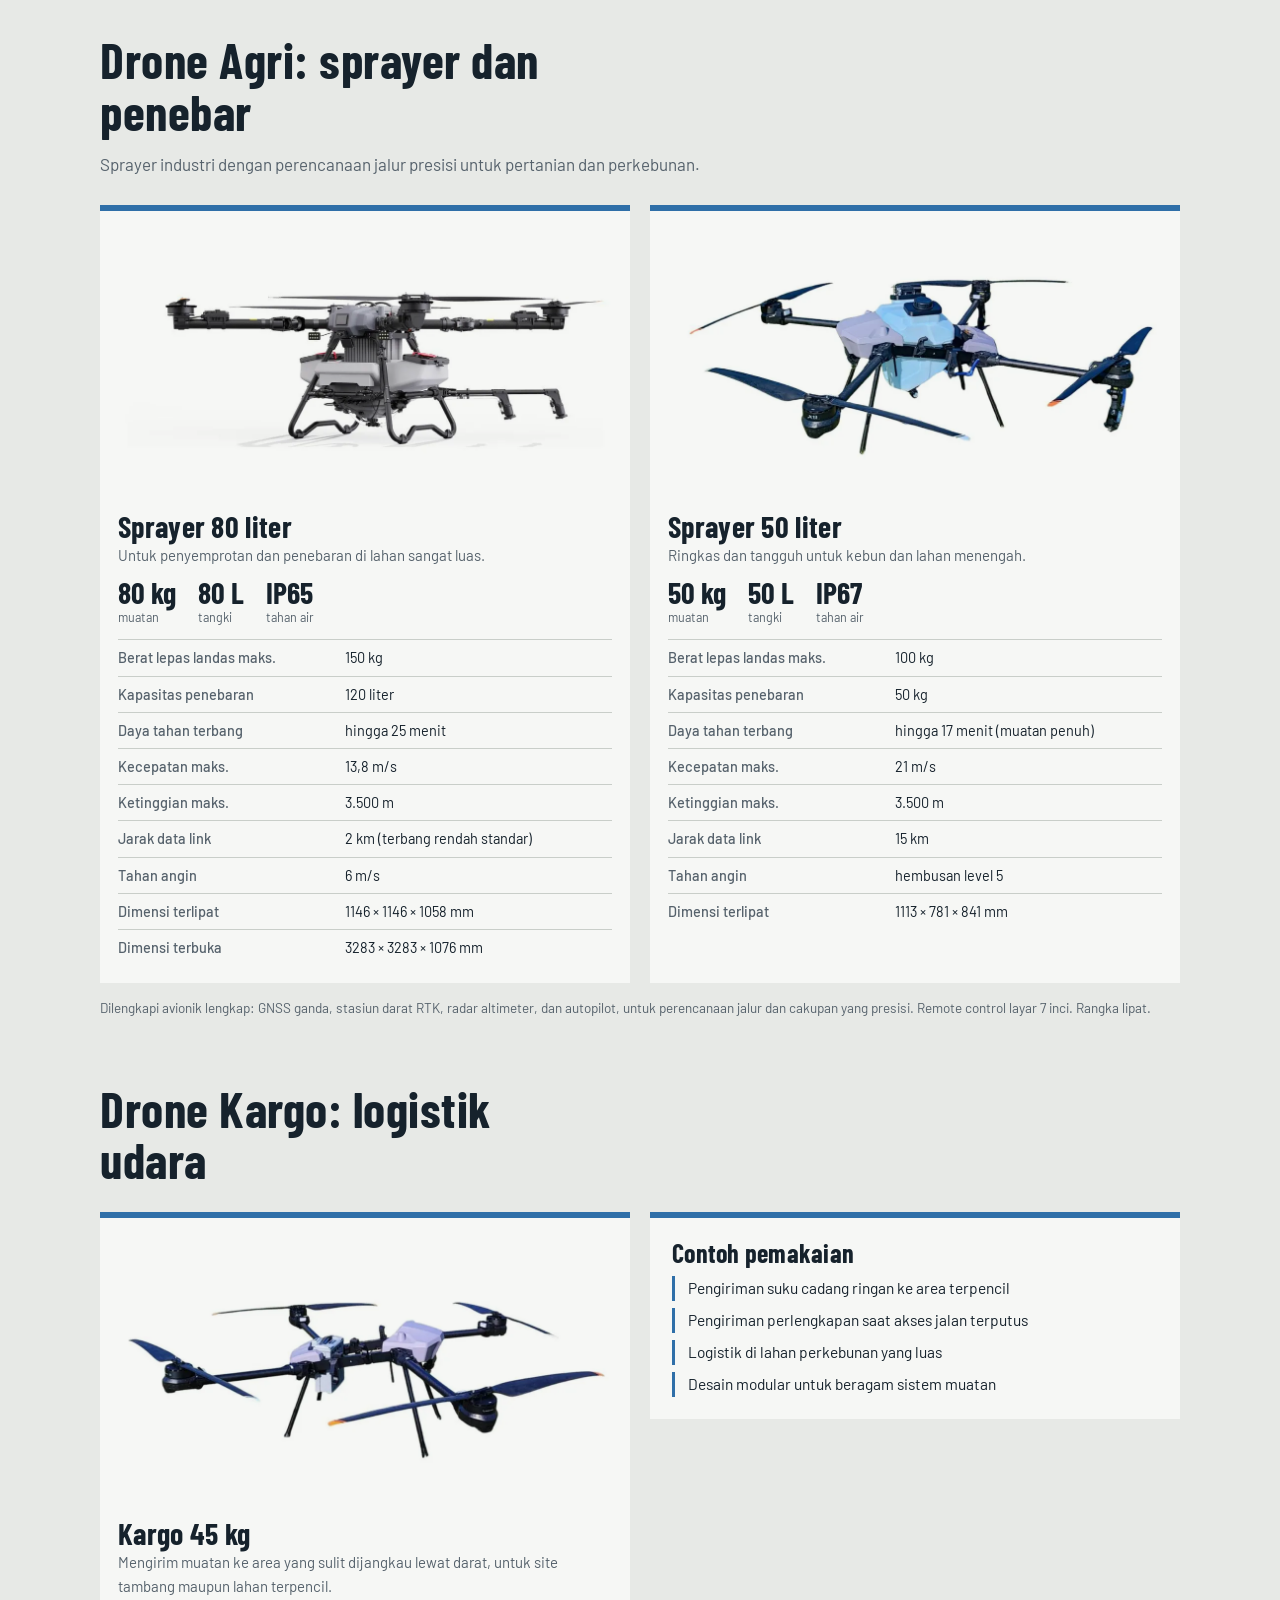
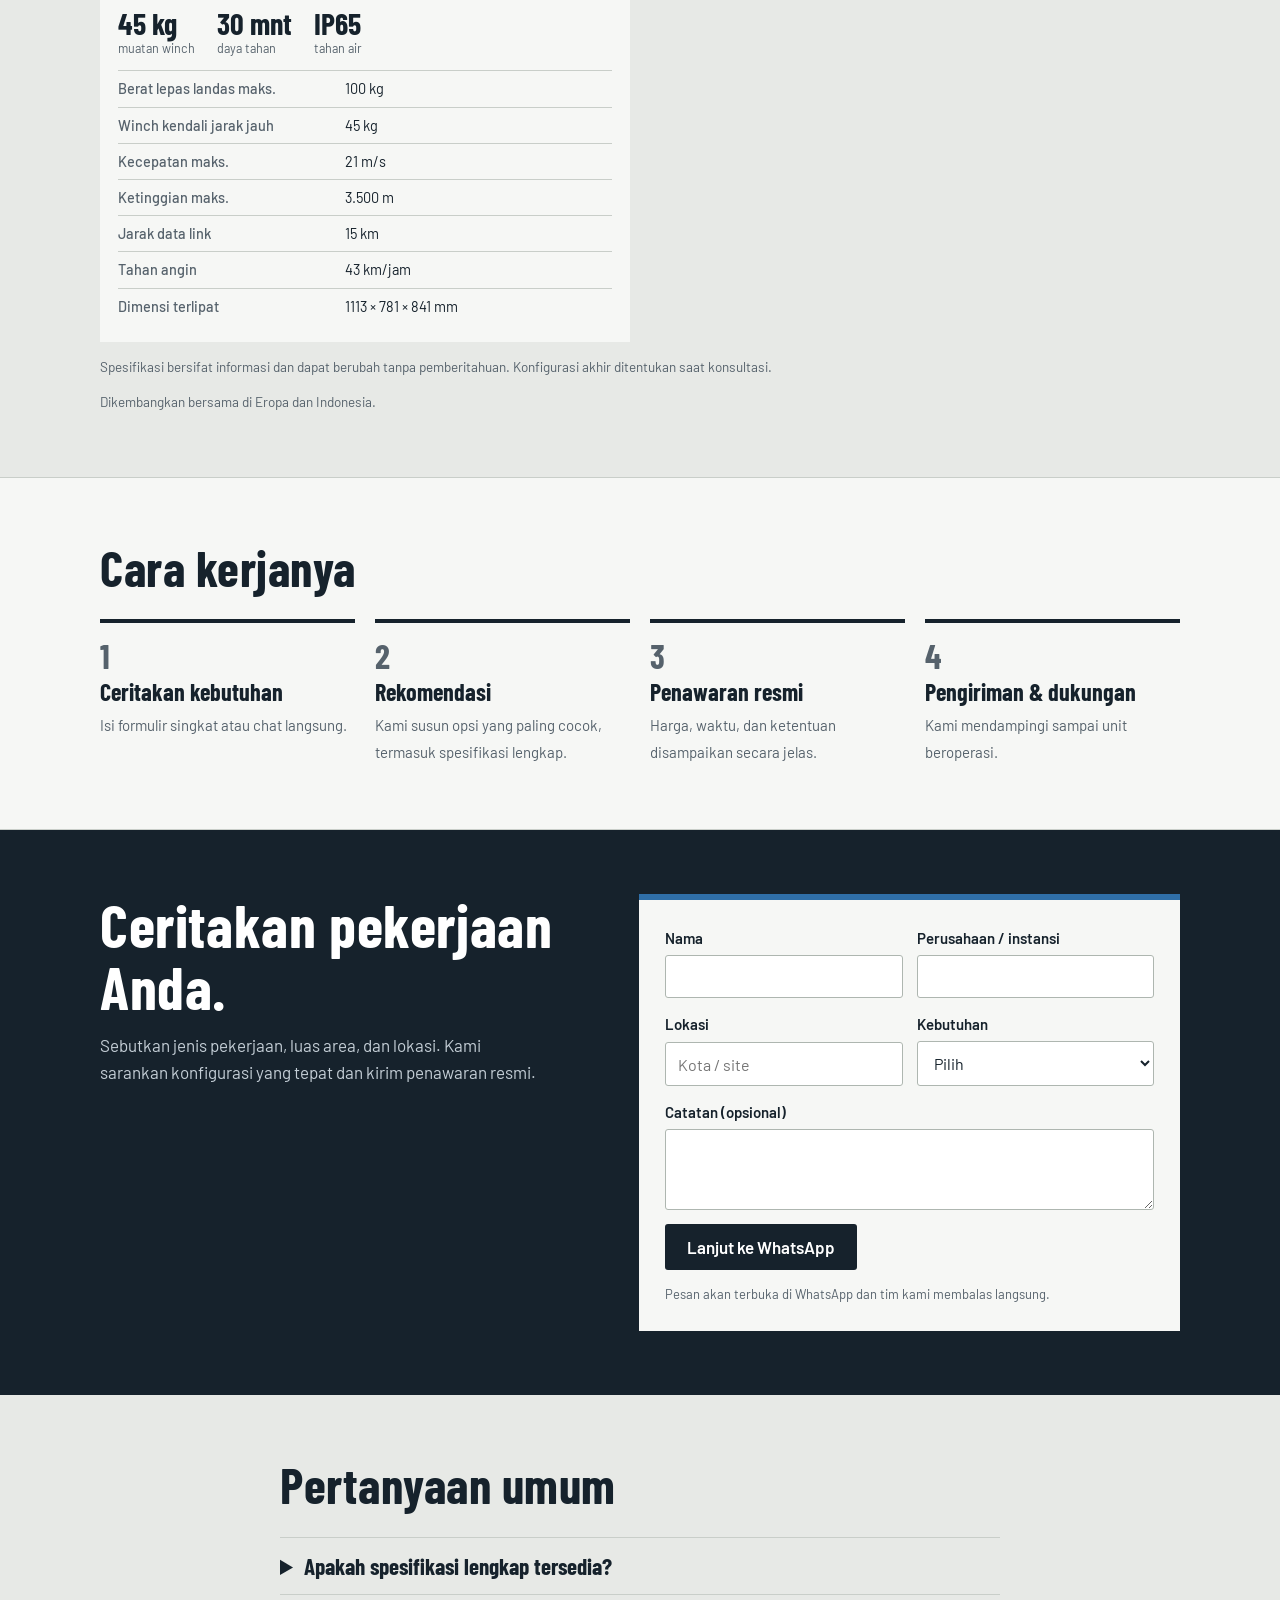
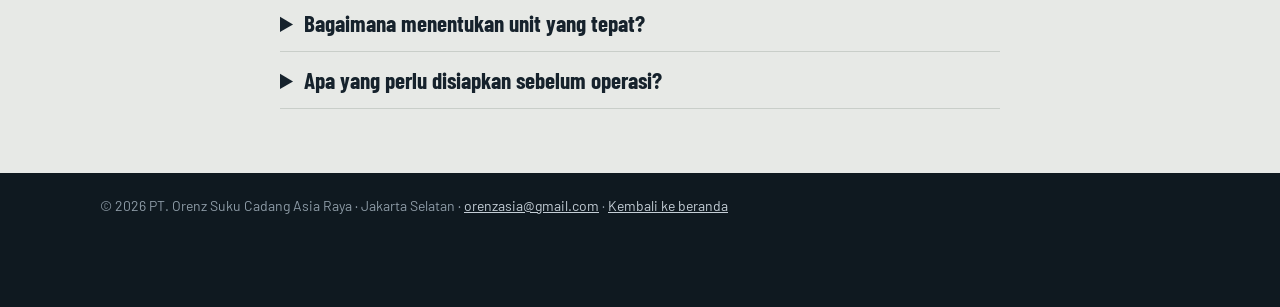
<file: drone/index.html>
<!DOCTYPE html>
<html lang="id"><head><meta charset="utf-8"><meta name="viewport" content="width=device-width, initial-scale=1">
<title>Drone Industri: Mining & Agri — PT. Orenz Suku Cadang Asia Raya</title>
<meta name="description" content="Drone pemetaan untuk tambang, sprayer untuk agrikultur, dan drone kargo. Konsultasi dan penawaran via WhatsApp.">
<link rel="preconnect" href="https://fonts.googleapis.com"><link rel="preconnect" href="https://fonts.gstatic.com" crossorigin>
<link href="https://fonts.googleapis.com/css2?family=Barlow+Condensed:wght@600;700&family=Barlow:wght@400;500;600&display=swap" rel="stylesheet">
<link rel="icon" href="../favicon.png">
<link rel="canonical" href="https://orenzasia-design.github.io/compro-baru/drone/">
<meta property="og:type" content="website"><meta property="og:title" content="Drone Industri: Mining & Agri — PT. Orenz Suku Cadang Asia Raya"><meta property="og:description" content="Drone pemetaan untuk tambang, sprayer untuk agrikultur, dan drone kargo. Konsultasi dan penawaran via WhatsApp."><meta property="og:image" content="https://orenzasia-design.github.io/compro-baru/img/og.jpg"><meta property="og:url" content="https://orenzasia-design.github.io/compro-baru/drone/"><meta name="twitter:card" content="summary_large_image">
<link rel="stylesheet" href="../css/page.css">
</head>
<body style="--c:#2F6FA8">
<header><div class="wrap bar">
 <a class="brand" href="../"><img src="../logo-orenz-sm.png" alt="" onerror="this.style.display='none'">ORENZ</a>
 <nav aria-label="Menu utama"><a href="https://orenzasia-design.github.io/compro/">Parts &amp; OTR Tyre</a><a href="../alsintan/">Alsintan</a><a href="../drone/" aria-current="page">Drone</a><a href="../armor/">Armor</a><a href="../#kontak">Kontak</a></nav>
 <a class="btn" href="#konsultasi">Konsultasi</a>
</div></header>
<main>
<section class="hero"><div class="wrap">
 <div><div class="tag"><span>Mining</span><span>Agrikultur</span></div><h1>Pekerjaan berat, dikerjakan dari udara.</h1><p>Pemetaan dan pemantauan untuk tambang, sprayer untuk lahan luas, dan kargo udara untuk area yang sulit dijangkau.</p>
  <div class="row"><a class="btn" href="#konsultasi">Minta penawaran</a><a class="btn ghost" href="https://wa.me/6288802032033?text=Halo%20Orenz%2C%20saya%20tertarik%20dengan%20Drone%20Industri.">Chat WhatsApp</a></div></div>
 <figure class="media" data-video="../video/drone-pemetaan-tambang.mp4"><img src="../img/poster-drone-pemetaan.webp" alt="Drone memetakan area tambang terbuka"><button class="play" type="button">Putar video presentasi</button></figure>
</div></section>

<section class="sec" id="mining"><div class="wrap"><h2>Drone Mining: pemetaan dan pemantauan tambang</h2><p class="intro">Pemetaan adalah fungsi utama drone untuk sektor tambang: data akurat dari udara untuk perencanaan, pengukuran, dan pengawasan.</p><div class="lists"><div><h3>Pemetaan dan model 3D</h3><ul><li>Peta kontur dan model ketinggian lubang tambang</li><li>Model 3D permukaan untuk perencanaan dan pengukuran</li></ul></div><div><h3>Volume timbunan</h3><ul><li>Pemetaan permukaan timbunan batu bara</li><li>Perhitungan volume dari model 3D</li></ul></div><div><h3>Pemantauan operasi</h3><ul><li>Pergerakan truk di jalan angkut</li><li>Kestabilan lereng dan kondisi permukaan jenjang</li></ul></div><div><h3>Reklamasi dan air</h3><ul><li>Pemantauan lahan reklamasi pascatambang</li><li>Pengelolaan kolam dan air tambang</li></ul></div></div><div class="vids"><figure><div class="media vid" data-video="../video/drone-pemetaan-tambang.mp4"><img src="../img/poster-drone-pemetaan.webp" alt="Drone memetakan area tambang" loading="lazy"><button class="play" type="button">Putar video</button></div><figcaption class="cap">Pemetaan dan pemantauan area tambang</figcaption></figure><figure><div class="media vid" data-video="../video/drone-data-ke-keputusan.mp4"><img src="../img/poster-drone-data.webp" alt="Dari data drone menjadi keputusan" loading="lazy"><button class="play" type="button">Putar video</button></div><figcaption class="cap">Dari data udara ke keputusan di ruang kontrol</figcaption></figure></div><p class="note">Video bersifat ilustrasi konsep. Spesifikasi dan konfigurasi drone pemetaan disampaikan saat konsultasi.</p></div></section><section class="sec" id="agri" style=padding-top:0><div class="wrap"><h2>Drone Agri: sprayer dan penebar</h2><p class="intro">Sprayer industri dengan perencanaan jalur presisi untuk pertanian dan perkebunan.</p><div class="specs"><article class="spec"><img src="../img/drone-spray-l.webp" alt="Sprayer 80 liter" loading="lazy"><h3>Sprayer 80 liter</h3><p class="lead">Untuk penyemprotan dan penebaran di lahan sangat luas.</p><div class="kpis"><div>80 kg<small>muatan</small></div><div>80 L<small>tangki</small></div><div>IP65<small>tahan air</small></div></div><table class="kv"><tr><th>Berat lepas landas maks.</th><td>150 kg</td></tr><tr><th>Kapasitas penebaran</th><td>120 liter</td></tr><tr><th>Daya tahan terbang</th><td>hingga 25 menit</td></tr><tr><th>Kecepatan maks.</th><td>13,8 m/s</td></tr><tr><th>Ketinggian maks.</th><td>3.500 m</td></tr><tr><th>Jarak data link</th><td>2 km (terbang rendah standar)</td></tr><tr><th>Tahan angin</th><td>6 m/s</td></tr><tr><th>Dimensi terlipat</th><td>1146 × 1146 × 1058 mm</td></tr><tr><th>Dimensi terbuka</th><td>3283 × 3283 × 1076 mm</td></tr></table></article><article class="spec"><img src="../img/drone-spray-m.webp" alt="Sprayer 50 liter" loading="lazy"><h3>Sprayer 50 liter</h3><p class="lead">Ringkas dan tangguh untuk kebun dan lahan menengah.</p><div class="kpis"><div>50 kg<small>muatan</small></div><div>50 L<small>tangki</small></div><div>IP67<small>tahan air</small></div></div><table class="kv"><tr><th>Berat lepas landas maks.</th><td>100 kg</td></tr><tr><th>Kapasitas penebaran</th><td>50 kg</td></tr><tr><th>Daya tahan terbang</th><td>hingga 17 menit (muatan penuh)</td></tr><tr><th>Kecepatan maks.</th><td>21 m/s</td></tr><tr><th>Ketinggian maks.</th><td>3.500 m</td></tr><tr><th>Jarak data link</th><td>15 km</td></tr><tr><th>Tahan angin</th><td>hembusan level 5</td></tr><tr><th>Dimensi terlipat</th><td>1113 × 781 × 841 mm</td></tr></table></article></div><p class="note">Dilengkapi avionik lengkap: GNSS ganda, stasiun darat RTK, radar altimeter, dan autopilot, untuk perencanaan jalur dan cakupan yang presisi. Remote control layar 7 inci. Rangka lipat.</p></div></section><section class="sec" id="kargo" style=padding-top:0><div class="wrap"><h2>Drone Kargo: logistik udara</h2><div class="specs"><article class="spec"><img src="../img/drone-cargo.webp" alt="Kargo 45 kg" loading="lazy"><h3>Kargo 45 kg</h3><p class="lead">Mengirim muatan ke area yang sulit dijangkau lewat darat, untuk site tambang maupun lahan terpencil.</p><div class="kpis"><div>45 kg<small>muatan winch</small></div><div>30 mnt<small>daya tahan</small></div><div>IP65<small>tahan air</small></div></div><table class="kv"><tr><th>Berat lepas landas maks.</th><td>100 kg</td></tr><tr><th>Winch kendali jarak jauh</th><td>45 kg</td></tr><tr><th>Kecepatan maks.</th><td>21 m/s</td></tr><tr><th>Ketinggian maks.</th><td>3.500 m</td></tr><tr><th>Jarak data link</th><td>15 km</td></tr><tr><th>Tahan angin</th><td>43 km/jam</td></tr><tr><th>Dimensi terlipat</th><td>1113 × 781 × 841 mm</td></tr></table></article><div class="lists" style="align-content:start;margin:0"><div><h3>Contoh pemakaian</h3><ul><li>Pengiriman suku cadang ringan ke area terpencil</li><li>Pengiriman perlengkapan saat akses jalan terputus</li><li>Logistik di lahan perkebunan yang luas</li><li>Desain modular untuk beragam sistem muatan</li></ul></div></div></div><p class="note">Spesifikasi bersifat informasi dan dapat berubah tanpa pemberitahuan. Konfigurasi akhir ditentukan saat konsultasi.</p><p class="note">Dikembangkan bersama di Eropa dan Indonesia.</p></div></section>

<section class="sec steps"><div class="wrap"><h2>Cara kerjanya</h2><ol>
 <li><b>Ceritakan kebutuhan</b><span>Isi formulir singkat atau chat langsung.</span></li>
 <li><b>Rekomendasi</b><span>Kami susun opsi yang paling cocok, termasuk spesifikasi lengkap.</span></li>
 <li><b>Penawaran resmi</b><span>Harga, waktu, dan ketentuan disampaikan secara jelas.</span></li>
 <li><b>Pengiriman &amp; dukungan</b><span>Kami mendampingi sampai unit beroperasi.</span></li>
</ol></div></section>

<section class="sec cta" id="konsultasi"><div class="wrap">
 <div><h2>Ceritakan pekerjaan Anda.</h2><p>Sebutkan jenis pekerjaan, luas area, dan lokasi. Kami sarankan konfigurasi yang tepat dan kirim penawaran resmi.</p></div>
 <form id="lead" data-produk="Drone Industri">
  <div class="two"><label>Nama<input name="nama" required autocomplete="name"></label><label>Perusahaan / instansi<input name="inst" autocomplete="organization"></label></div>
  <div class="two"><label>Lokasi<input name="lokasi" placeholder="Kota / site" autocomplete="address-level2"></label>
  <label>Kebutuhan<select name="butuh" required><option value="" disabled selected>Pilih</option><option>Pemetaan tambang</option><option>Sprayer / penebar</option><option>Kargo udara</option><option>Belum tahu, perlu saran</option></select></label></div>
  <label>Catatan (opsional)<textarea name="catatan" rows="3"></textarea></label>
  <button class="btn" type="submit">Lanjut ke WhatsApp</button>
  <small>Pesan akan terbuka di WhatsApp dan tim kami membalas langsung. </small>
 </form>
</div></section>

<section class="sec"><div class="wrap faq"><h2>Pertanyaan umum</h2><details><summary>Apakah spesifikasi lengkap tersedia?</summary><p>Ya, kami kirim ringkasan spesifikasi sesuai kebutuhan Anda setelah konsultasi.</p></details><details><summary>Bagaimana menentukan unit yang tepat?</summary><p>Kami menanyakan jenis pekerjaan, luas area, dan lokasi, lalu merekomendasikan konfigurasi yang sesuai.</p></details><details><summary>Apa yang perlu disiapkan sebelum operasi?</summary><p>Kami sampaikan hal-hal yang perlu Anda siapkan sesuai ketentuan yang berlaku saat konsultasi.</p></details></div></section>
</main>
<footer><div class="wrap">© 2026 PT. Orenz Suku Cadang Asia Raya · Jakarta Selatan · <a href="mailto:orenzasia@gmail.com">orenzasia@gmail.com</a> · <a href="../">Kembali ke beranda</a></div></footer>
<a class="btn wa" href="https://wa.me/6288802032033?text=Halo%20Orenz%2C%20saya%20tertarik%20dengan%20Drone%20Industri." aria-label="Chat WhatsApp">Chat WhatsApp</a>
<script src="../js/page.js"></script>
</body></html>
</file>
<file: css/page.css>
:root{--ink:#16222C;--ink2:#22323F;--concrete:#E7E9E6;--paper:#F6F7F5;--hivis:#F2C100;--line:#C9CEC9;--muted:#56626C;--soft:#C4CED6;
--head:"Barlow Condensed","Arial Narrow",Arial,sans-serif;--body:"Barlow",system-ui,-apple-system,"Segoe UI",Arial,sans-serif}
*{box-sizing:border-box;margin:0}
html{scroll-behavior:smooth;scroll-padding-top:68px}
body{font-family:var(--body);background:var(--concrete);color:var(--ink);line-height:1.6;font-size:17px}
img{display:block;max-width:100%}a{color:inherit}
:focus-visible{outline:3px solid var(--hivis);outline-offset:3px}
.wrap{max-width:1120px;margin:0 auto;padding:0 20px}
h1,h2,h3{font-family:var(--head);font-weight:700;line-height:1.03;letter-spacing:.01em}
.btn{display:inline-block;background:var(--hivis);color:var(--ink);font:600 17px var(--body);text-decoration:none;padding:13px 22px;border-radius:3px;border:0;cursor:pointer}
.btn:hover{background:#fff}
.btn.ghost{background:transparent;color:inherit;box-shadow:inset 0 0 0 2px currentColor}.btn.ghost:hover{background:#fff;color:var(--ink)}
.row{display:flex;flex-wrap:wrap;gap:12px}
header{position:sticky;top:0;z-index:20;background:var(--ink);color:#fff}
.bar{display:flex;align-items:center;gap:20px;height:60px}
.brand{display:flex;align-items:center;gap:10px;text-decoration:none;font:700 21px var(--head)}.brand img{height:32px}
nav{display:flex;gap:22px;margin-left:auto;font-size:15px}
nav a{text-decoration:none;opacity:.85}nav a:hover,nav a[aria-current]{opacity:1;text-decoration:underline;text-decoration-color:var(--c);text-underline-offset:6px;text-decoration-thickness:3px}
.bar .btn{padding:8px 14px;font-size:15px}
.hero{background:var(--paper);border-bottom:8px solid var(--c)}
.hero .wrap{display:grid;grid-template-columns:1.05fr 1fr;gap:44px;align-items:center;padding-top:64px;padding-bottom:64px}
.tag{display:flex;gap:6px;margin-bottom:14px;font-size:13px;font-weight:600;color:var(--muted)}
.tag span{padding:2px 9px;box-shadow:inset 0 0 0 1px var(--line);border-radius:2px}
.hero h1{font-size:clamp(42px,6.6vw,78px);margin-bottom:18px}
.hero p{color:var(--muted);font-size:19px;max-width:48ch;margin-bottom:26px}
.media{position:relative;background:var(--concrete);border-radius:3px;overflow:hidden;aspect-ratio:4/3}
.media>img{width:100%;height:100%;object-fit:cover}
.media.cut>img{object-fit:contain;mix-blend-mode:multiply;padding:6%}
.media iframe{position:absolute;inset:0;width:100%;height:100%;border:0}
.play{position:absolute;left:14px;bottom:14px;display:flex;align-items:center;gap:10px;background:var(--ink);color:#fff;border:0;border-radius:3px;padding:10px 16px 10px 12px;font:600 15px var(--body);cursor:pointer}
.play::before{content:"";border-left:14px solid var(--hivis);border-block:9px solid transparent}
.play:hover{background:var(--c)}.play[hidden]{display:none}
.sec{padding:64px 0}.sec h2{font-size:clamp(32px,5vw,50px);margin-bottom:26px;max-width:20ch}
.pains{display:grid;grid-template-columns:repeat(3,1fr);gap:20px}
.pains div{background:var(--paper);padding:22px;border-top:6px solid var(--c)}
.pains h3{font-size:27px;margin-bottom:8px}.pains p{color:var(--muted);font-size:16px}
.sectors{display:grid;grid-template-columns:1fr 1fr;gap:20px}
.sectors div{padding:26px;background:var(--ink);color:#fff}.sectors div+div{background:#fff;color:var(--ink)}
.sectors h3{font-size:30px;margin-bottom:12px}
.sectors ul{list-style:none;padding:0;display:grid;gap:9px}
.sectors li{padding-left:14px;border-left:4px solid var(--c)}
.gal{display:grid;grid-template-columns:repeat(auto-fit,minmax(260px,1fr));gap:14px}
.gal .media{aspect-ratio:16/10}
.steps{background:var(--paper);border-block:1px solid var(--line)}
.steps ol{list-style:none;padding:0;display:grid;grid-template-columns:repeat(4,1fr);gap:20px;counter-reset:s}
.steps li{counter-increment:s;border-top:4px solid var(--ink);padding-top:12px}
.steps li::before{content:counter(s);font:700 34px var(--head);color:var(--muted)}
.steps b{display:block;font:700 24px/1.1 var(--head);margin:2px 0 6px}.steps span{font-size:15px;color:var(--muted)}
.cta{background:var(--ink);color:#fff}
.cta .wrap{display:grid;grid-template-columns:1fr 1.1fr;gap:48px;align-items:start}
.cta h2{font-size:clamp(36px,5.4vw,60px);margin-bottom:14px}.cta p{color:var(--soft);max-width:44ch}
form{background:var(--paper);color:var(--ink);padding:26px;border-top:6px solid var(--c);display:grid;gap:14px}
label{display:grid;gap:5px;font-weight:600;font-size:15px}
input,select,textarea{font:400 16px var(--body);padding:11px 12px;border:1px solid #AEB6B0;border-radius:3px;background:#fff;color:var(--ink);width:100%}
input:focus,select:focus,textarea:focus{outline:3px solid var(--hivis);border-color:var(--ink)}
.two{display:grid;grid-template-columns:1fr 1fr;gap:14px}
form small{color:var(--muted);font-size:13px}
form .btn{background:var(--ink);color:#fff;justify-self:start}form .btn:hover{background:var(--c);color:var(--ink)}
.faq{max-width:760px}
details{border-top:1px solid var(--line);padding:14px 0}details:last-child{border-bottom:1px solid var(--line)}
summary{font:700 23px var(--head);cursor:pointer}details p{color:var(--muted);margin-top:8px}
footer{background:#0F1920;color:#8D9BA6;font-size:14px;padding:22px 0 90px}
footer a{color:#C4CED6}
.wa{position:fixed;right:16px;bottom:16px;z-index:30;box-shadow:0 4px 14px rgba(0,0,0,.35)}
.dark .hero,.hero.dk{background:var(--ink);color:#fff}.hero.dk p{color:var(--soft)}.hero.dk .tag{color:var(--soft)}.hero.dk .tag span{box-shadow:inset 0 0 0 1px #3d4f5e}
.hero.dk .media{background:var(--ink2)}
@media(max-width:820px){nav{display:none}.bar .btn{margin-left:auto}
.hero .wrap,.cta .wrap,.sectors,.pains{grid-template-columns:1fr}.hero .wrap{padding-top:40px;padding-bottom:44px;gap:28px}
.steps ol{grid-template-columns:1fr 1fr}.two{grid-template-columns:1fr}}
@media(prefers-reduced-motion:reduce){html{scroll-behavior:auto}}
.media video{position:absolute;inset:0;width:100%;height:100%;object-fit:cover;background:#000}
.media.vid{cursor:default}
.media figcaption,.cap{font-size:13px;color:var(--muted)}
.vids{display:grid;grid-template-columns:repeat(auto-fit,minmax(300px,1fr));gap:20px}
.vids figure{display:grid;gap:8px}
.vids .media{aspect-ratio:16/9}
.dk .cap,.cap.lt{color:var(--soft)}
.media .play{z-index:2}
.tiles{display:grid;grid-template-columns:repeat(auto-fit,minmax(210px,1fr));gap:16px}
.tile{background:var(--paper);border-top:6px solid var(--c);padding:12px 14px 16px;display:grid;gap:2px}
.tile img{width:100%;aspect-ratio:1;object-fit:contain;mix-blend-mode:multiply}
.tile b{font:700 23px var(--head)}.tile span{font-size:14px;color:var(--muted)}
.intro{color:var(--muted);max-width:60ch;margin:-12px 0 26px}
.lists{display:grid;grid-template-columns:repeat(auto-fit,minmax(250px,1fr));gap:20px;margin-bottom:24px}
.lists>div{background:var(--paper);padding:22px;border-top:6px solid var(--c)}
.lists h3{font-size:26px;margin-bottom:10px}
.lists ul{list-style:none;padding:0;display:grid;gap:7px;font-size:15.5px}
.lists li{padding-left:13px;border-left:3px solid var(--c)}
.specs{display:grid;grid-template-columns:repeat(auto-fit,minmax(300px,1fr));gap:20px}
.spec{background:var(--paper);border-top:6px solid var(--c);padding:18px}
.spec img{width:100%;aspect-ratio:16/9;object-fit:contain;mix-blend-mode:multiply}
.spec h3{font-size:30px;margin:4px 0 2px}.spec .lead{color:var(--muted);font-size:15px;margin-bottom:8px}
.kpis{display:flex;flex-wrap:wrap;gap:8px 22px;margin:10px 0 14px}
.kpis div{font:700 30px/1 var(--head)}.kpis small{display:block;font:400 12.5px var(--body);color:var(--muted);margin-top:2px}
table.kv{width:100%;border-collapse:collapse;font-size:14.5px}
.kv th,.kv td{text-align:left;padding:6px 0;border-top:1px solid var(--line);vertical-align:top}
.kv th{font-weight:500;color:var(--muted);width:46%;padding-right:10px}
.lvl{display:grid;grid-template-columns:1fr 1fr;gap:20px}
.lvl>div{padding:26px;background:var(--ink);color:#fff;border-top:6px solid var(--c)}
.lvl b{font:700 clamp(54px,8vw,84px)/1 var(--head);color:var(--c);display:block}
.lvl h3{font-size:30px;margin:4px 0 6px}.lvl p{color:var(--soft);font-size:15.5px;margin-bottom:10px}
.lvl ul{list-style:none;padding:0;display:grid;gap:6px;font-size:15px}.lvl li{padding-left:13px;border-left:3px solid var(--c)}
.band{background:var(--ink);color:#fff}.band .kpis{margin:0}.band .kpis small{color:var(--soft)}.band .wrap{padding-top:26px;padding-bottom:26px}
.note{font-size:13.5px;color:var(--muted);margin-top:14px}
@media(max-width:820px){.lvl{grid-template-columns:1fr}}
.media video.loop{opacity:0;transition:opacity .5s}.media.live video.loop{opacity:1}
.media .play{z-index:3}
</file>
